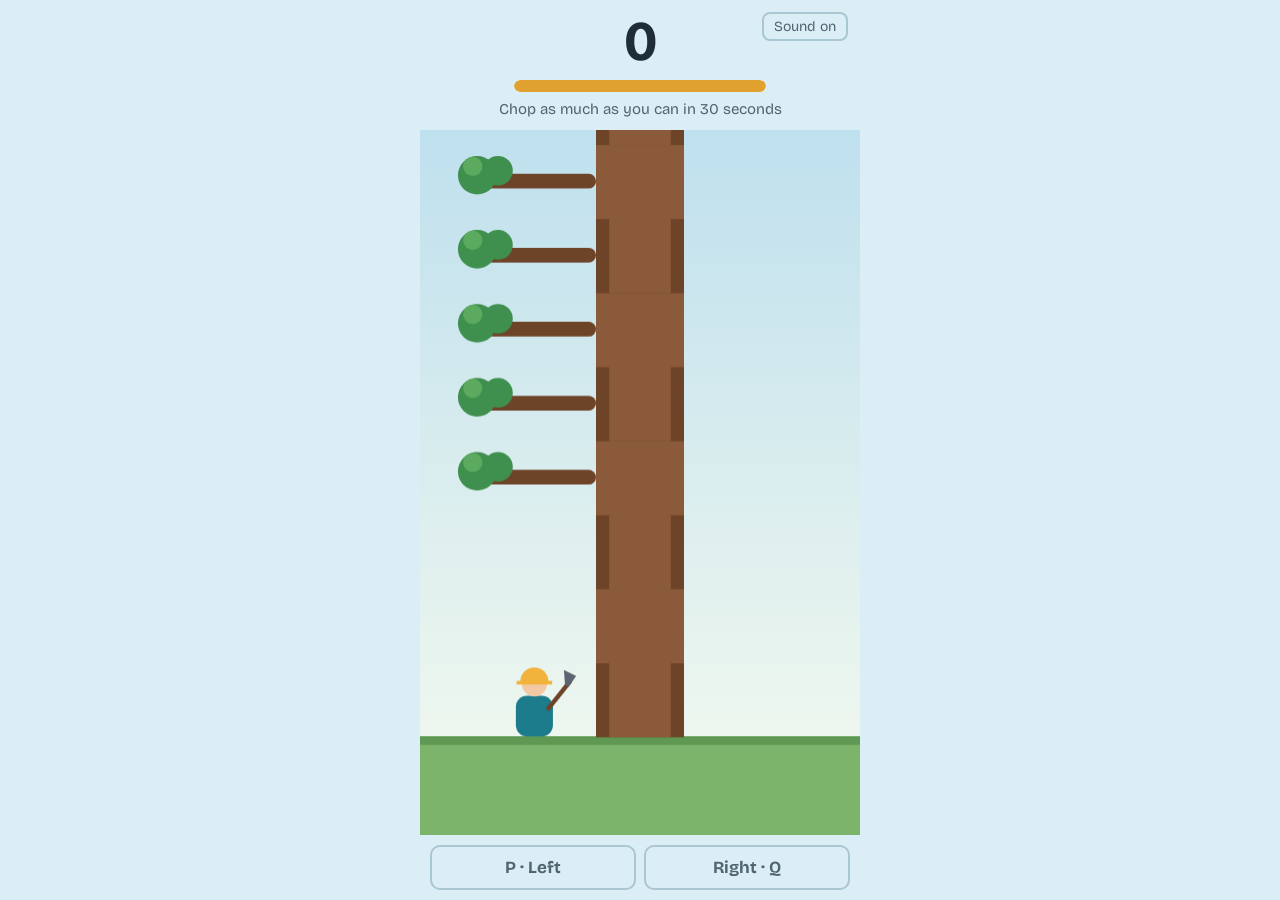
<file: Arcade 2026/Games/chop-chop/index.html>
<!DOCTYPE html>
<html lang="en">
<head>
<meta charset="utf-8">
<meta name="viewport" content="width=device-width, initial-scale=1, viewport-fit=cover">
<title>Chop Chop</title>
<link href="assets/fonts/fonts.css" rel="stylesheet">
<style>
  :root {
    --bg: #DCEEF5; --sky-top: #BFE0EE; --sky-bottom: #EEF7EF;
    --ground: #7DB46C; --ground-dark: #5E9852;
    --trunk: #8A5A3B; --trunk-dark: #6E4429; --leaf: #3F8F4E; --leaf-light: #5BAA5F;
    --player: #1C7C8C; --helmet: #F2B33D; --skin: #F1C9A5; --axe: #5B6470;
    --bar-bg: #FFFFFF; --bar: #E0A12E; --miss: #E04E39;
    --text: #1F2E36; --muted: #4F6570; --key-border: #A9C6D2; --key-on-text: #FFFFFF;
    box-sizing: border-box;
    padding-top: env(safe-area-inset-top, 0px);
    padding-bottom: env(safe-area-inset-bottom, 0px);
  }
  @media (prefers-color-scheme: dark) {
    :root:not([data-theme="light"]) {
      --bg: #141B2B; --sky-top: #121A2A; --sky-bottom: #26324A;
      --ground: #2F5A3A; --ground-dark: #234530;
      --trunk: #7A5034; --trunk-dark: #5C3A24; --leaf: #3C7A49; --leaf-light: #4F9459;
      --player: #3BB3C3; --helmet: #F2B33D; --skin: #E3B994; --axe: #A7B0BC;
      --bar-bg: #26324A; --bar: #F0B442; --miss: #FF6A55;
      --text: #E8EEF4; --muted: #9AABBE; --key-border: #34425E; --key-on-text: #141B2B;
    }
  }
  :root[data-theme="dark"] {
    --bg: #141B2B; --sky-top: #121A2A; --sky-bottom: #26324A;
    --ground: #2F5A3A; --ground-dark: #234530;
    --trunk: #7A5034; --trunk-dark: #5C3A24; --leaf: #3C7A49; --leaf-light: #4F9459;
    --player: #3BB3C3; --helmet: #F2B33D; --skin: #E3B994; --axe: #A7B0BC;
    --bar-bg: #26324A; --bar: #F0B442; --miss: #FF6A55;
    --text: #E8EEF4; --muted: #9AABBE; --key-border: #34425E; --key-on-text: #141B2B;
  }
  *, *::before, *::after { box-sizing: inherit; }
  html { height: 100%; scroll-padding-top: env(safe-area-inset-top, 0px); }
  body {
    height: 100%; margin: 0; overflow: hidden;
    background: var(--bg); color: var(--text);
    font-family: "Bricolage Grotesque", system-ui, -apple-system, "Segoe UI", Roboto, sans-serif;
    display: flex; justify-content: center;
  }
  .stage { position: relative; height: 100%; width: min(100%, 440px); display: flex; flex-direction: column; }
  header { position: relative; text-align: center; padding: 14px 16px 10px; }
  #mute {
    position: absolute; top: 12px; right: 12px;
    font: inherit; font-size: 14px; color: var(--muted);
    background: transparent; border: 2px solid var(--key-border); border-radius: 8px;
    padding: 4px 10px; cursor: pointer;
  }
  #mute:focus-visible { outline: 3px solid var(--player); outline-offset: 2px; }
  #score { font-size: 56px; font-weight: 700; line-height: 1; font-variant-numeric: tabular-nums; }
  .bar { margin: 10px auto 0; width: 62%; height: 12px; border-radius: 6px; background: var(--bar-bg); overflow: hidden; }
  #energy { height: 100%; width: 100%; background: var(--bar); border-radius: 6px; }
  #energy.low { background: var(--miss); }
  #status { margin-top: 8px; font-size: 15px; color: var(--muted); min-height: 1.3em; }
  .board { position: relative; flex: 1; min-height: 0; }
  canvas { display: block; width: 100%; height: 100%; touch-action: none; cursor: pointer; }
  footer { display: grid; grid-template-columns: 1fr 1fr; gap: 8px; padding: 10px; }
  .key {
    border: 2px solid var(--key-border); border-radius: 10px; padding: 10px 0;
    text-align: center; font-size: 17px; font-weight: 700; color: var(--muted);
    transition: background-color 60ms, color 60ms, border-color 60ms;
  }
  .key.down { background: var(--player); border-color: var(--player); color: var(--key-on-text); }
  .overlay {
    position: absolute; inset: 0; display: flex; flex-direction: column;
    align-items: center; justify-content: center; text-align: center; gap: 6px; padding: 24px;
    background: color-mix(in srgb, var(--bg) 60%, transparent);
  }
  .overlay[hidden] { display: none; }
  .overlay h2 { margin: 0; font-size: 34px; }
  .overlay p { margin: 0; font-size: 17px; color: var(--muted); }
  @media (prefers-reduced-motion: reduce) { .key { transition: none; } }
</style>
</head>
<body>
<div class="stage">
  <header>
    <button id="mute" type="button">Sound on</button>
    <div id="score">0</div>
    <div class="bar" aria-hidden="true"><div id="energy"></div></div>
    <div id="status"></div>
  </header>
  <div class="board">
    <canvas id="board" aria-label="Game board: a tree with branches and a woodcutter"></canvas>
    <div class="overlay" id="overlay" hidden>
      <h2 id="reason"></h2>
      <p id="final"></p>
      <p>Press P or Q to play again</p>
    </div>
  </div>
  <footer>
    <div class="key" id="key0">P · Left</div>
    <div class="key" id="key1">Right · Q</div>
  </footer>
</div>

<script>
(() => {
  const canvas = document.getElementById("board");
  const ctx = canvas.getContext("2d");
  const scoreEl = document.getElementById("score");
  const energyEl = document.getElementById("energy");
  const statusEl = document.getElementById("status");
  const overlay = document.getElementById("overlay");
  const reasonEl = document.getElementById("reason");
  const finalEl = document.getElementById("final");
  const keyEls = [document.getElementById("key0"), document.getElementById("key1")];
  const reduceMotion = window.matchMedia("(prefers-reduced-motion: reduce)").matches;

  // segs[0] is the trunk piece beside the woodcutter; each value is the branch side (0 left, 1 right, -1 none)
  let segs, side, score, state, energy, lockUntil, fall, flyers, swingAt, deathAt;

  // Sound effects, made in the browser (no audio files needed)
  let audio = null, muted = false;
  try { muted = localStorage.getItem("chopChopMuted") === "1"; } catch (e) {}
  const muteBtn = document.getElementById("mute");
  const showMute = () => { muteBtn.textContent = muted ? "Sound off" : "Sound on"; };
  showMute();
  muteBtn.addEventListener("click", () => {
    muted = !muted;
    try { localStorage.setItem("chopChopMuted", muted ? "1" : "0"); } catch (e) {}
    showMute();
    muteBtn.blur();
  });

  function getAudio() {
    if (muted) return null;
    if (!audio) {
      const Ctx = window.AudioContext || window.webkitAudioContext;
      if (!Ctx) return null;
      audio = new Ctx();
    }
    if (audio.state === "suspended") audio.resume();
    return audio;
  }

  function chopSound() {
    const a = getAudio();
    if (!a) return;
    const t = a.currentTime;
    // Crack of the axe: a short burst of filtered noise
    const len = Math.floor(a.sampleRate * 0.06);
    const buf = a.createBuffer(1, len, a.sampleRate);
    const data = buf.getChannelData(0);
    for (let i = 0; i < len; i++) data[i] = (Math.random() * 2 - 1) * Math.pow(1 - i / len, 3);
    const noise = a.createBufferSource();
    noise.buffer = buf;
    const filter = a.createBiquadFilter();
    filter.type = "bandpass";
    filter.frequency.value = 1700 + Math.random() * 500;
    filter.Q.value = 1.2;
    const ng = a.createGain();
    ng.gain.value = 0.6;
    noise.connect(filter).connect(ng).connect(a.destination);
    noise.start(t);
    // Thud of the wood: a quick falling tone
    const osc = a.createOscillator();
    osc.type = "triangle";
    osc.frequency.setValueAtTime(210 + Math.random() * 40, t);
    osc.frequency.exponentialRampToValueAtTime(90, t + 0.08);
    const og = a.createGain();
    og.gain.setValueAtTime(0.5, t);
    og.gain.exponentialRampToValueAtTime(0.001, t + 0.1);
    osc.connect(og).connect(a.destination);
    osc.start(t);
    osc.stop(t + 0.11);
  }

  function dieSound() {
    const a = getAudio();
    if (!a) return;
    const t = a.currentTime;
    const osc = a.createOscillator();
    osc.type = "square";
    osc.frequency.setValueAtTime(320, t);
    osc.frequency.exponentialRampToValueAtTime(70, t + 0.5);
    const g = a.createGain();
    g.gain.setValueAtTime(0.18, t);
    g.gain.exponentialRampToValueAtTime(0.001, t + 0.55);
    osc.connect(g).connect(a.destination);
    osc.start(t);
    osc.stop(t + 0.56);
  }

  const MAX_TIME = 30; // length of one game, in seconds

  let best = 0;
  try { best = Number(localStorage.getItem("chopChopBest30")) || 0; } catch (e) {}

  // Branch odds (tweak these two numbers to change how busy the tree is)
  const EMPTY_AFTER_GAP = 0.1;     // after an empty piece: 10% empty again, otherwise a branch (50/50 left or right)
  const SAME_AFTER_BRANCH = 0.6;   // after a branch: 60% another on the same side, otherwise one empty gap
  // A branch never switches sides without an empty piece in between.
  function nextBranch(prev) {
    if (prev === -1) {
      if (Math.random() < EMPTY_AFTER_GAP) return -1;
      return Math.random() < 0.5 ? 0 : 1;
    }
    return Math.random() < SAME_AFTER_BRANCH ? prev : -1;
  }
  function topUp() { while (segs.length < 40) segs.push(nextBranch(segs[segs.length - 1])); }

  function showStatus() {
    statusEl.textContent = state === "ready"
      ? `Chop as much as you can in ${MAX_TIME} seconds`
      : state === "playing"
        ? `${Math.ceil(energy)} s left  ·  Best ${best}`
        : `Best ${best}`;
  }

  function reset() {
    segs = [-1, -1, -1]; topUp(); // a clear start
    side = 0; score = 0; state = "ready"; energy = MAX_TIME;
    fall = 0; flyers = []; swingAt = -1e9; deathAt = -1e9;
    scoreEl.textContent = "0";
    overlay.hidden = true;
    showStatus();
  }

  function end(reason) {
    state = "over"; deathAt = performance.now();
    lockUntil = deathAt + 700;
    if (score > best) {
      best = score;
      try { localStorage.setItem("chopChopBest30", String(best)); } catch (e) {}
    }
    reasonEl.textContent = reason === "branch" ? "A branch fell on you"
      : "Time's up";
    finalEl.textContent = `Score ${score}  ·  Best ${best}`;
    overlay.hidden = false;
    showStatus();
    // Tell the IEEE arcade menu the score (does nothing when played on its own)
    if (window.parent !== window) window.parent.postMessage({ type: "arcade:over", score }, "*");
  }

  function press(s) {
    const now = performance.now();
    if (state === "over") {
      if (now >= lockUntil) reset();
      return;
    }
    if (state === "ready") state = "playing";

    side = s;
    swingAt = now;
    chopSound();
    const cut = segs.shift();
    topUp();
    flyers.push({ branch: cut, dir: s === 0 ? 1 : -1, t0: now });
    fall = 1;

    if (segs[0] === side) { dieSound(); end("branch"); return; }

    score++;
    scoreEl.textContent = String(score);
    showStatus();
  }

  function setHeld(lane, down) { keyEls[lane].classList.toggle("down", down); }

  // Keyboard: P chops left, Q chops right. The arrows are what the tap pads send.
  const KEYMAP = { p: 0, P: 0, ArrowLeft: 0, q: 1, Q: 1, ArrowRight: 1 };
  window.addEventListener("keydown", e => {
    const s = KEYMAP[e.key];
    if (s === undefined) return;
    e.preventDefault();
    setHeld(s, true);
    if (!e.repeat) press(s);
  });
  window.addEventListener("keyup", e => {
    const s = KEYMAP[e.key];
    if (s !== undefined) setHeld(s, false);
  });
  window.addEventListener("blur", () => { setHeld(0, false); setHeld(1, false); });

  // Mouse / touch, for testing without the controller
  canvas.addEventListener("pointerdown", e => {
    const rect = canvas.getBoundingClientRect();
    const s = e.clientX - rect.left < rect.width / 2 ? 0 : 1;
    setHeld(s, true);
    setTimeout(() => setHeld(s, false), 100);
    press(s);
  });

  function resize() {
    const r = canvas.getBoundingClientRect();
    const d = window.devicePixelRatio || 1;
    canvas.width = Math.max(1, Math.round(r.width * d));
    canvas.height = Math.max(1, Math.round(r.height * d));
  }
  new ResizeObserver(resize).observe(canvas);

  function roundRect(x, y, w, h, r) {
    ctx.beginPath();
    if (ctx.roundRect) ctx.roundRect(x, y, w, h, r);
    else ctx.rect(x, y, w, h);
    ctx.fill();
  }
  function circle(x, y, r) { ctx.beginPath(); ctx.arc(x, y, r, 0, Math.PI * 2); ctx.fill(); }

  function draw(now) {
    const css = getComputedStyle(document.documentElement);
    const col = name => css.getPropertyValue(name).trim();
    const W = canvas.width, H = canvas.height;
    const groundY = H * 0.86;
    const segH = Math.min(H * 0.105, W * 0.2);
    const trunkW = W * 0.2;
    const trunkL = (W - trunkW) / 2, trunkR = trunkL + trunkW;
    const branchLen = W * 0.27, branchT = segH * 0.2;

    ctx.save();
    if (state === "over" && !reduceMotion) {
      const t = (now - deathAt) / 250;
      if (t < 1) ctx.translate((Math.random() - 0.5) * W * 0.03 * (1 - t), 0);
    }

    // Sky and ground
    const sky = ctx.createLinearGradient(0, 0, 0, groundY);
    sky.addColorStop(0, col("--sky-top"));
    sky.addColorStop(1, col("--sky-bottom"));
    ctx.fillStyle = sky;
    ctx.fillRect(0, 0, W, groundY);
    ctx.fillStyle = col("--ground");
    ctx.fillRect(0, groundY, W, H - groundY);
    ctx.fillStyle = col("--ground-dark");
    ctx.fillRect(0, groundY, W, H * 0.012);

    function drawBranch(cy, s, x0) {
      const dir = s === 0 ? -1 : 1;
      const tipX = x0 + dir * branchLen;
      ctx.fillStyle = col("--trunk-dark");
      roundRect(Math.min(x0, tipX), cy - branchT / 2, branchLen, branchT, branchT / 2);
      ctx.fillStyle = col("--leaf");
      circle(tipX, cy - segH * 0.08, segH * 0.26);
      circle(tipX - dir * segH * 0.28, cy - segH * 0.14, segH * 0.2);
      ctx.fillStyle = col("--leaf-light");
      circle(tipX + dir * segH * 0.06, cy - segH * 0.2, segH * 0.13);
    }

    // Trunk pieces, sliding down after each chop
    const drop = fall * segH;
    const count = Math.ceil(groundY / segH) + 2;
    for (let i = 0; i < count; i++) {
      const bottom = groundY - i * segH - drop;
      const top = bottom - segH;
      if (bottom < 0) break;
      ctx.fillStyle = i % 2 ? col("--trunk") : col("--trunk-dark");
      ctx.fillRect(trunkL, top, trunkW, segH + 1);
      ctx.fillStyle = col("--trunk");
      ctx.fillRect(trunkL + trunkW * 0.15, top, trunkW * 0.7, segH + 1);
      const b = segs[i];
      if (b === 0) drawBranch(top + segH / 2, 0, trunkL);
      if (b === 1) drawBranch(top + segH / 2, 1, trunkR);
    }

    // Chopped pieces flying off
    flyers = flyers.filter(f => now - f.t0 < 350);
    for (const f of flyers) {
      const t = (now - f.t0) / 350;
      ctx.save();
      ctx.globalAlpha = 1 - t;
      ctx.translate(W / 2 + f.dir * W * 0.9 * t, groundY - segH / 2 - segH * 1.2 * Math.sin(t * Math.PI));
      ctx.rotate(f.dir * t * 5);
      ctx.fillStyle = col("--trunk");
      ctx.fillRect(-trunkW / 2, -segH / 2, trunkW, segH);
      ctx.restore();
    }

    // Woodcutter
    const gap = W * 0.14;
    const px = side === 0 ? trunkL - gap : trunkR + gap;
    const face = side === 0 ? 1 : -1; // faces the trunk
    const bodyW = segH * 0.5, bodyH = segH * 0.55;
    const bodyTop = groundY - bodyH;
    const dead = state === "over";
    ctx.fillStyle = dead ? col("--miss") : col("--player");
    roundRect(px - bodyW / 2, bodyTop, bodyW, bodyH, bodyW * 0.3);
    ctx.fillStyle = col("--skin");
    circle(px, bodyTop - segH * 0.16, segH * 0.17);
    ctx.fillStyle = col("--helmet");
    ctx.beginPath();
    ctx.arc(px, bodyTop - segH * 0.19, segH * 0.19, Math.PI, 0);
    ctx.fill();
    ctx.fillRect(px - segH * 0.24, bodyTop - segH * 0.2, segH * 0.48, segH * 0.05);

    // Axe: swings into the trunk on each chop
    const swinging = now - swingAt < 110;
    ctx.save();
    ctx.translate(px + face * bodyW * 0.35, bodyTop + bodyH * 0.35);
    ctx.scale(face, 1);
    ctx.rotate(swinging ? 0.15 : -0.9); // raised at rest, level with the trunk mid-swing
    ctx.fillStyle = col("--trunk-dark");
    ctx.fillRect(0, -segH * 0.03, segH * 0.5, segH * 0.06);
    ctx.fillStyle = col("--axe");
    ctx.beginPath();
    ctx.moveTo(segH * 0.42, -segH * 0.03);
    ctx.lineTo(segH * 0.56, -segH * 0.16);
    ctx.lineTo(segH * 0.6, segH * 0.02);
    ctx.lineTo(segH * 0.42, segH * 0.03);
    ctx.fill();
    ctx.restore();

    ctx.restore();
  }

  let last = performance.now();
  function frame(now) {
    const dt = Math.min(0.05, (now - last) / 1000);
    last = now;
    fall = reduceMotion ? 0 : Math.max(0, fall - dt / 0.07);
    if (state === "playing") {
      energy -= dt;
      showStatus();
      if (energy <= 0) { energy = 0; dieSound(); end("time"); }
    }
    energyEl.style.width = `${(energy / MAX_TIME * 100).toFixed(1)}%`;
    energyEl.classList.toggle("low", energy < MAX_TIME * 0.25);
    draw(now);
    requestAnimationFrame(frame);
  }

  reset();
  resize();
  requestAnimationFrame(frame);
})();
</script>
</body>
</html>
</file>
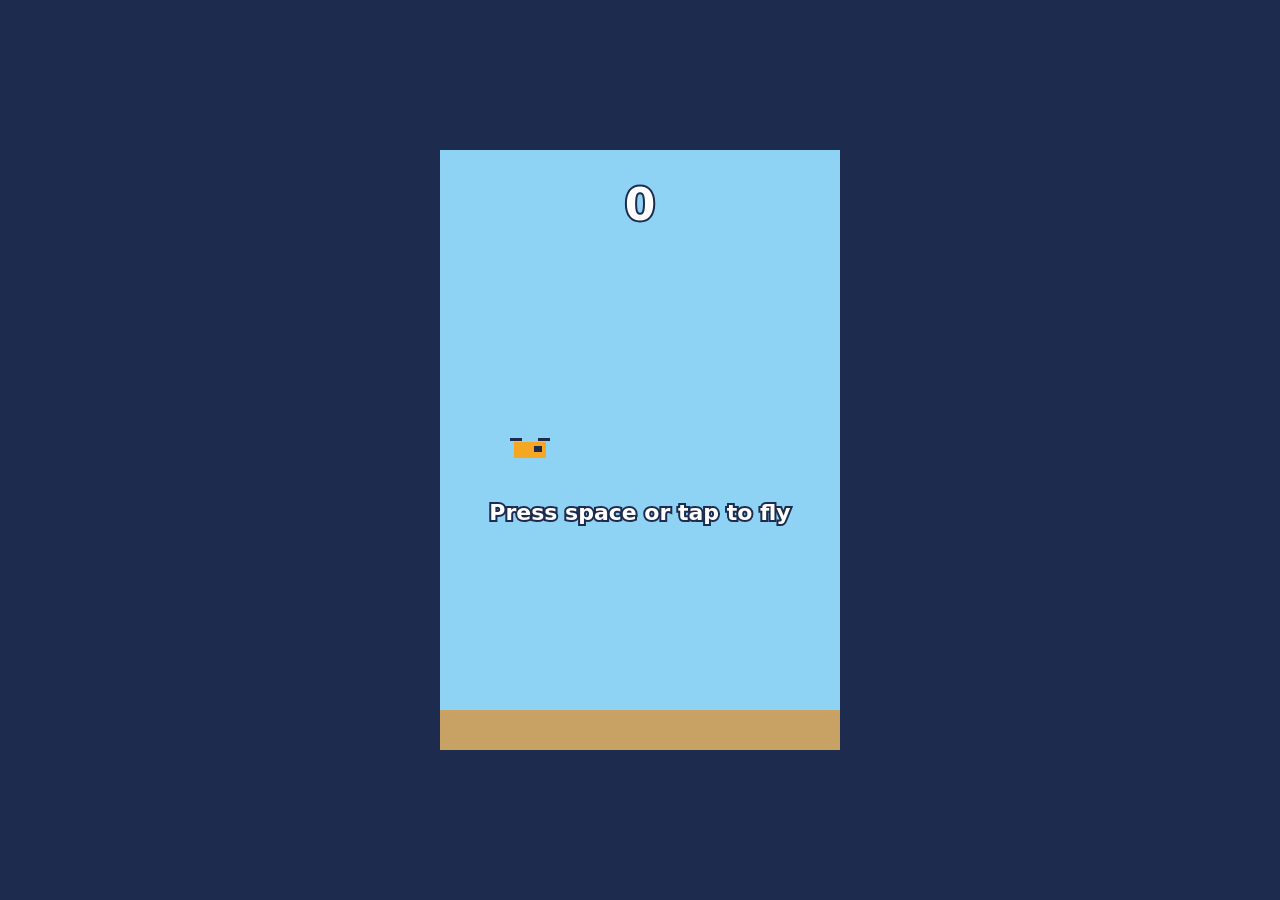
<file: Arcade 2026/Games/flappy-drone/index.html>
<!DOCTYPE html>
<html lang="en">
<head>
<meta charset="utf-8">
<meta name="viewport" content="width=device-width, initial-scale=1">
<title>Flappy Drone</title>
<style>
  html, body { margin: 0; height: 100%; background: #1d2b4f; }
  body { display: flex; align-items: center; justify-content: center; }
  canvas { background: #8fd3f4; max-width: 100%; max-height: 100%; touch-action: manipulation; }
</style>
</head>
<body>
<canvas id="c" width="400" height="600"></canvas>
<script>
const c = document.getElementById('c');
const ctx = c.getContext('2d');
const W = c.width, H = c.height;

const GRAVITY = 0.45, FLAP = -7.5, GAP = 160, PIPE_W = 60;
// Speeds up a little with every gap, up to a cap, so a run can't last forever
const START_SPEED = 2.5, SPEED_STEP = 0.08, MAX_SPEED = 4.5, PIPE_SPACING = 240;
let drone, pipes, score, best = 0, state, speed, travelled;

function reset() {
  drone = { x: 90, y: H / 2, vy: 0, r: 14 };
  pipes = [];
  score = 0;
  speed = START_SPEED;
  travelled = PIPE_SPACING - 1; // first pillar appears straight away
  state = 'ready';
}

function flap() {
  if (state === 'over') { reset(); return; }
  state = 'play';
  drone.vy = FLAP;
}

document.addEventListener('keydown', e => {
  if (e.code === 'Space') { e.preventDefault(); flap(); }
});
c.addEventListener('pointerdown', flap);

function update() {
  if (state !== 'play') return;
  drone.vy += GRAVITY;
  drone.y += drone.vy;

  // Pillars are spaced by distance, so the gaps between them stay fair as it speeds up
  travelled += speed;
  if (travelled >= PIPE_SPACING) {
    travelled -= PIPE_SPACING;
    const top = 60 + Math.random() * (H - GAP - 120);
    pipes.push({ x: W, top, passed: false });
  }
  for (const p of pipes) {
    p.x -= speed;
    if (!p.passed && p.x + PIPE_W < drone.x) {
      p.passed = true;
      score++;
      speed = Math.min(MAX_SPEED, START_SPEED + score * SPEED_STEP);
    }
    const hitX = drone.x + drone.r > p.x && drone.x - drone.r < p.x + PIPE_W;
    const hitY = drone.y - drone.r < p.top || drone.y + drone.r > p.top + GAP;
    if (hitX && hitY) gameOver();
  }
  pipes = pipes.filter(p => p.x > -PIPE_W);
  if (drone.y + drone.r > H - 40 || drone.y - drone.r < 0) gameOver();
}

function gameOver() {
  state = 'over';
  best = Math.max(best, score);
  // Tell the IEEE arcade menu the score (does nothing when played on its own)
  if (window.parent !== window) window.parent.postMessage({ type: 'arcade:over', score }, '*');
}

function draw() {
  ctx.clearRect(0, 0, W, H);

  // pillars
  ctx.fillStyle = '#2e7d4f';
  for (const p of pipes) {
    ctx.fillRect(p.x, 0, PIPE_W, p.top);
    ctx.fillRect(p.x, p.top + GAP, PIPE_W, H - p.top - GAP);
  }

  // ground
  ctx.fillStyle = '#c8a165';
  ctx.fillRect(0, H - 40, W, 40);

  // drone: body plus two rotors
  ctx.save();
  ctx.translate(drone.x, drone.y);
  ctx.rotate(Math.max(-0.5, Math.min(0.6, drone.vy * 0.06)));
  ctx.fillStyle = '#f5a623';
  ctx.fillRect(-16, -8, 32, 16);
  ctx.fillStyle = '#1d2b4f';
  ctx.fillRect(4, -4, 8, 6);
  ctx.fillRect(-20, -12, 12, 3);
  ctx.fillRect(8, -12, 12, 3);
  ctx.restore();

  // text
  ctx.fillStyle = '#fff';
  ctx.strokeStyle = '#1d2b4f';
  ctx.lineWidth = 4;
  ctx.textAlign = 'center';
  ctx.font = 'bold 44px system-ui, sans-serif';
  ctx.strokeText(score, W / 2, 70);
  ctx.fillText(score, W / 2, 70);

  ctx.font = 'bold 22px system-ui, sans-serif';
  if (state === 'ready') {
    ctx.strokeText('Press space or tap to fly', W / 2, H / 2 + 70);
    ctx.fillText('Press space or tap to fly', W / 2, H / 2 + 70);
  } else if (state === 'over') {
    ctx.strokeText('Game over. Best: ' + best, W / 2, H / 2);
    ctx.fillText('Game over. Best: ' + best, W / 2, H / 2);
    ctx.strokeText('Press space to try again', W / 2, H / 2 + 34);
    ctx.fillText('Press space to try again', W / 2, H / 2 + 34);
  }
}

// Fixed 60 steps a second, so the drone feels the same on any screen
// (otherwise it runs in slow motion on slow screens and too fast on 120/144 Hz ones)
let last = performance.now(), acc = 0;
function loop(now) {
  acc += Math.min(100, now - last); last = now;
  while (acc >= 1000 / 60) { update(); acc -= 1000 / 60; }
  draw();
  requestAnimationFrame(loop);
}
reset();
requestAnimationFrame(loop);
</script>
</body>
</html>
</file>
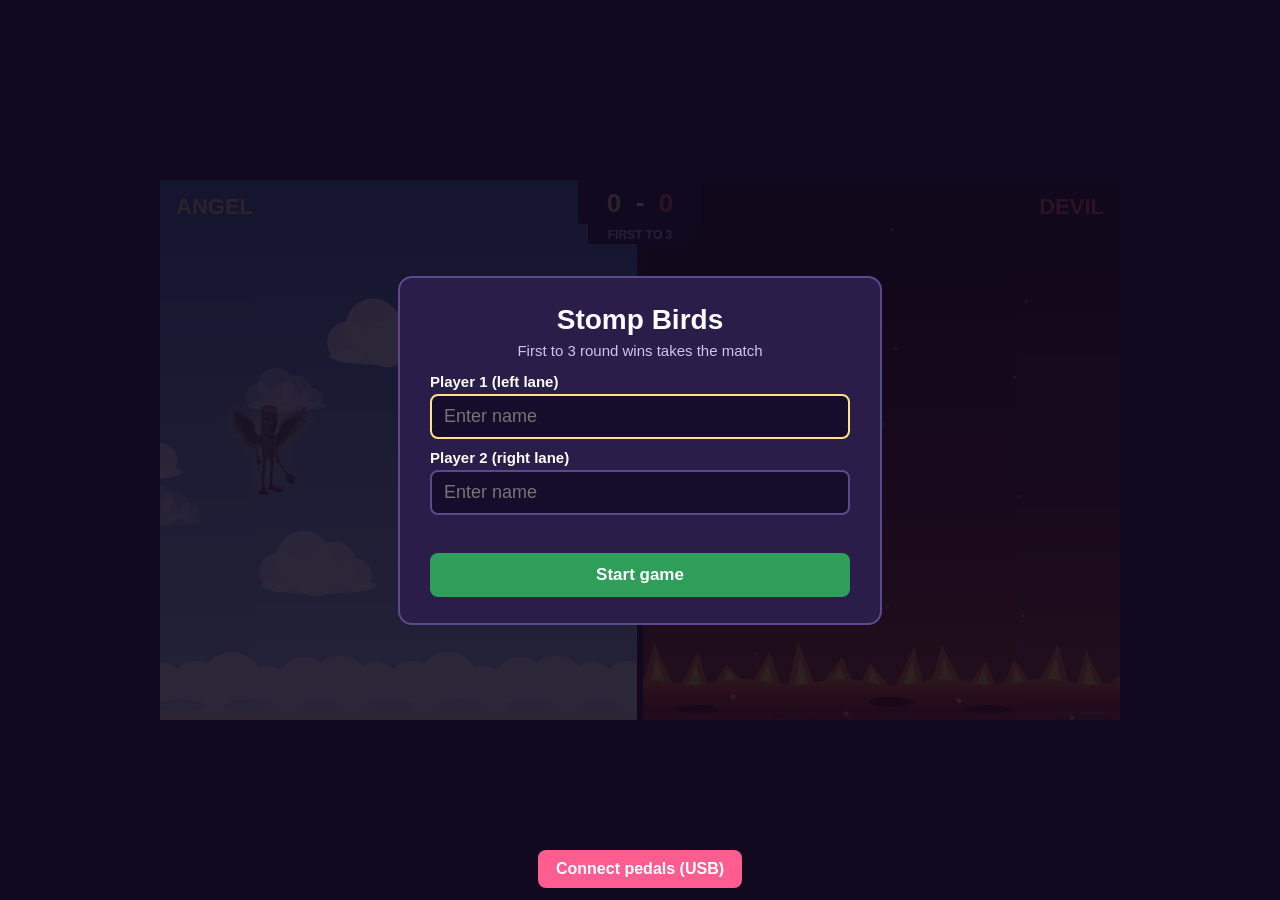
<file: Arcade 2026/Games/flappy-tungs/index.html>
<!DOCTYPE html>
<html lang="en">
<head>
<meta charset="utf-8">
<meta name="viewport" content="width=device-width,initial-scale=1">
<title>Stomp Birds</title>
<style>
  html,body{margin:0;height:100%;background:#1b1330;display:flex;align-items:center;justify-content:center;overflow:hidden}
  canvas{max-width:100%;max-height:100%;aspect-ratio:16/9;background:#000}
  #usb{position:fixed;bottom:12px;left:50%;transform:translateX(-50%);padding:10px 18px;font:bold 16px "Trebuchet MS","Segoe UI",sans-serif;background:#ff5d8f;color:#fff;border:0;border-radius:8px;cursor:pointer}
  #usb.ok{background:#2f9e5b}
  #usb{z-index:10}
  .ov{position:fixed;inset:0;display:flex;align-items:center;justify-content:center;background:rgba(15,8,30,.88);z-index:5;font-family:"Trebuchet MS","Segoe UI",sans-serif;color:#fff}
  .card{background:#2a1d4a;border:2px solid #5b4a8a;border-radius:14px;padding:26px 30px;width:min(420px,86vw);text-align:center}
  .card h1,.card h2{margin:0 0 6px;font-size:28px}
  .card p{margin:6px 0 14px;color:#cfc6ea;font-size:15px}
  .card label{display:block;text-align:left;margin:10px 0 4px;font-weight:bold;font-size:15px}
  .card input{width:100%;box-sizing:border-box;padding:10px 12px;font:18px "Trebuchet MS","Segoe UI",sans-serif;border-radius:8px;border:2px solid #5b4a8a;background:#150d2b;color:#fff}
  .card input:focus{outline:none;border-color:#ffe08a}
  .card button{display:block;width:100%;margin-top:12px;padding:12px;font:bold 17px "Trebuchet MS","Segoe UI",sans-serif;border:0;border-radius:8px;cursor:pointer;color:#fff}
  #go,#keep{background:#2f9e5b}
  #change{background:#6b5aa8}
  #lbBtn{background:#d49a1a}
  #lbBack{background:#6b5aa8}
  #lbList{text-align:left;max-height:46vh;overflow:auto;margin:10px 0 4px}
  .row{display:flex;gap:10px;padding:6px 10px;border-radius:6px;font-size:16px}
  .row span:nth-child(2){flex:1;overflow:hidden;text-overflow:ellipsis;white-space:nowrap}
  .row.me{background:#3a2b66;color:#ffe08a}
  .row.top{font-weight:bold}
  #err{color:#ff8a8a;min-height:18px;margin:8px 0 0;font-size:14px}
</style>
</head>
<body>
<button id="usb">Connect pedals (USB)</button>
<canvas id="c" width="960" height="540"></canvas>
<div id="ovNames" class="ov"><div class="card">
  <h1>Stomp Birds</h1>
  <p>First to 3 round wins takes the match</p>
  <label for="n1">Player 1 (left lane)</label>
  <input id="n1" maxlength="12" placeholder="Enter name" autocomplete="off">
  <label for="n2">Player 2 (right lane)</label>
  <input id="n2" maxlength="12" placeholder="Enter name" autocomplete="off">
  <p id="err"></p>
  <button id="go">Start game</button>
</div></div>
<div id="ovEnd" class="ov" style="display:none"><div class="card">
  <h2 id="endTitle"></h2>
  <p id="endScore"></p>
  <p>Keep the same names?</p>
  <button id="keep">Keep same names (stomp pedal 1)</button>
  <button id="change">Change names (stomp pedal 2)</button>
  <button id="lbBtn">Leaderboard</button>
</div></div>
<div id="ovLB" class="ov" style="display:none;z-index:6"><div class="card">
  <h2>Leaderboard</h2>
  <p>Best distance covered, in metres</p>
  <div id="lbList"></div>
  <button id="lbBack">Back (or stomp a pedal)</button>
</div></div>
<script>
const SPR = [new Image(), new Image()];
SPR[0].src = '[data-uri]';
SPR[1].src = '[data-uri]';
</script>
<script>
// ===== Stomp Birds: 2-player Flappy Bird for stomp pedals =====
// Player 1 pedal sends "a", Player 2 pedal sends "l".
// Keyboard fallback for testing: A / L (also Left Shift / Right Shift... not needed).
const KEY_P1 = 'a', KEY_P2 = 'l';
// Inside the IEEE arcade (?arcade=1) the name screen is skipped so pedals alone can start a match
const ARCADE = new URLSearchParams(location.search).has('arcade');
// Solo (?solo=1): one player flies the angel and the computer flies the devil
const SOLO = new URLSearchParams(location.search).has('solo');
const cpu = { failAt: 0, cool: 0 }; // the devil slips up after failAt gaps, a different number each round
let matchBest = [0, 0]; // best distance per player this match, in metres

const c = document.getElementById('c'), g = c.getContext('2d');
const W = 480, H = 540, FLOOR = H - 44;
const GAP = 180, PW = 64, SPACING = 240, LEAD = 120;
const SPEED = 2.6, GRAV = 0.34, FLAP = -6.7, BX = 110, R = 16;
const COLORS = ['#ffe08a', '#ff5a4a'];
let names = ['ANGEL', 'DEVIL'], named = false, endShown = false;
const WIN_LIMIT = 3;
const FONT = '"Trebuchet MS","Segoe UI",sans-serif';

let state, wins = [0, 0], rand, gaps, laneDist, birds, ready, cd, winner, overAt, frame, pulse = [0, 0];

function mulberry32(a) {
  return function () {
    a |= 0; a = a + 0x6D2B79F5 | 0;
    let t = Math.imul(a ^ a >>> 15, 1 | a);
    t = t + Math.imul(t ^ t >>> 7, 61 | t) ^ t;
    return ((t ^ t >>> 14) >>> 0) / 4294967296;
  };
}
function gapY(i) {
  while (gaps.length <= i) gaps.push(80 + rand() * (FLOOR - GAP - 160));
  return gaps[i];
}
function reset() {
  rand = mulberry32((Math.random() * 1e9) | 0);
  gaps = []; laneDist = [0, 0]; frame = 0; winner = null;
  birds = [0, 1].map(() => ({ y: H / 2, v: 0, alive: true, score: 0, diedAt: 0 }));
  ready = [false, false];
  state = 'ready';
  if (SOLO) {
    ready[1] = true;
    cpu.failAt = 4 + Math.floor(Math.random() * 12);
    cpu.cool = 0;
  }
}

// The computer devil: flaps whenever it drops near the bottom of the next gap
function cpuFly(b) {
  if (b.score >= cpu.failAt) return; // this round's slip-up
  if (cpu.cool > 0) { cpu.cool--; return; }
  const d = laneDist[1];
  const first = Math.max(0, Math.floor((d - LEAD - W) / SPACING));
  for (let i = first; i < first + 4; i++) {
    const px = W + LEAD + i * SPACING - d;
    if (px + PW < BX - R) continue; // already passed this pillar
    if (b.y > gapY(i) + GAP - R - 34 && b.v > -2) {
      b.v = FLAP; pulse[1] = 8; cpu.cool = 8;
    }
    return;
  }
}
reset();

const $ = id => document.getElementById(id);
const ovNames = $('ovNames'), ovEnd = $('ovEnd'), n1 = $('n1'), n2 = $('n2'), errEl = $('err');

function showNames() {
  state = 'names';
  n1.value = named ? names[0] : ''; n2.value = named ? names[1] : '';
  errEl.textContent = '';
  ovEnd.style.display = 'none'; ovNames.style.display = 'flex';
  n1.focus();
}
function startGame() {
  const a = n1.value.trim(), b = n2.value.trim();
  if (!a || !b) {
    errEl.textContent = 'Enter a name for both players';
    (!a ? n1 : n2).focus();
    return;
  }
  names = [a, b]; named = true;
  ovNames.style.display = 'none';
  if (document.activeElement) document.activeElement.blur();
  wins = [0, 0]; matchBest = [0, 0]; reset();
}
function showEnd() {
  $('endTitle').textContent = names[winner] + ' wins the match!';
  $('endScore').textContent = names[0] + ' ' + wins[0] + '  -  ' + wins[1] + ' ' + names[1];
  ovEnd.style.display = 'flex'; endShown = true;
}
function keepNames() {
  if (!endShown) return;
  endShown = false; ovEnd.style.display = 'none';
  if (document.activeElement) document.activeElement.blur();
  wins = [0, 0]; matchBest = [0, 0]; reset();
}
function changeNames() {
  if (!endShown) return;
  endShown = false; showNames();
}
$('go').addEventListener('click', startGame);
$('keep').addEventListener('click', keepNames);
$('change').addEventListener('click', changeNames);
n1.addEventListener('keydown', e => { if (e.key === 'Enter') n2.focus(); });
n2.addEventListener('keydown', e => { if (e.key === 'Enter') startGame(); });

const LB_KEY = 'stompBirdsLB';
let lbMem = [], lbOpen = false;
const toMeters = d => Math.round(d / 20);
function loadLB() {
  try { const a = JSON.parse(localStorage.getItem(LB_KEY) || 'null'); if (Array.isArray(a)) return a; } catch (e) {}
  return lbMem;
}
function saveLB(a) {
  lbMem = a;
  try { localStorage.setItem(LB_KEY, JSON.stringify(a)); } catch (e) {}
}
function recordDist(name, m) {
  let a = loadLB();
  const e = a.find(x => x.name.toLowerCase() === name.toLowerCase());
  if (e) { if (m > e.m) e.m = m; } else a.push({ name, m });
  a.sort((x, y) => y.m - x.m);
  saveLB(a.slice(0, 20));
}
const esc = t => String(t).replace(/[&<>"']/g, c => ({ '&': '&amp;', '<': '&lt;', '>': '&gt;', '"': '&quot;', "'": '&#39;' }[c]));
function openLB() {
  const a = loadLB().slice(0, 10);
  $('lbList').innerHTML = a.length ? a.map((x, i) =>
    '<div class="row' + (i === 0 ? ' top' : '') + (names.includes(x.name) ? ' me' : '') + '"><span>' + (i + 1) + '.</span><span>' + esc(x.name) + '</span><span>' + x.m + ' m</span></div>'
  ).join('') : '<p>No runs yet.</p>';
  $('ovLB').style.display = 'flex'; lbOpen = true;
}
function closeLB() { $('ovLB').style.display = 'none'; lbOpen = false; }
$('lbBtn').addEventListener('click', openLB);
$('lbBack').addEventListener('click', closeLB);

// Tell the IEEE arcade someone is playing. USB pedals don't make key presses the arcade
// can see, so without this it decided nobody was playing and closed the game after 60 s.
let lastPing = 0;
function pingArcade() {
  const now = performance.now();
  if (window.parent === window || now - lastPing < 1000) return;
  lastPing = now;
  window.parent.postMessage({ type: 'arcade:input' }, '*');
}

function press(p) {
  if (state === 'names') return;
  if (SOLO && p === 1) return; // the computer flies the devil
  pingArcade();
  pulse[p] = 8;
  if (state === 'ready') {
    ready[p] = true;
    if (ready[0] && ready[1]) { state = 'count'; cd = 180; }
  } else if (state === 'play') {
    if (birds[p].alive) birds[p].v = FLAP;
  } else if (state === 'over') {
    if (performance.now() - overAt > 1200) reset();
  } else if (state === 'matchover') {
    if (lbOpen) closeLB(); else if (endShown) { if (p === 0) keepNames(); else changeNames(); }
  }
}
addEventListener('keydown', e => {
  if (e.repeat) return;
  if (e.target && /^(INPUT|TEXTAREA)$/.test(e.target.tagName)) return;
  const k = e.key.toLowerCase();
  if (k === KEY_P1) press(0);
  else if (k === KEY_P2) press(1);
});

function endRound(w) {
  winner = w;
  overAt = performance.now();
  recordDist(names[0], toMeters(laneDist[0]));
  recordDist(names[1], toMeters(laneDist[1]));
  matchBest =matchBest.map((m, p) => Math.max(m, toMeters(laneDist[p])));
  if (w >= 0) wins[w]++;
  if (w >= 0 && wins[w] >= WIN_LIMIT) {
    state = 'matchover'; endShown = false;
    setTimeout(showEnd, 1500);
    // Tell the IEEE arcade menu who won and how far they flew (does nothing when played on its own).
    // Solo scores the player's best distance whether or not they beat the devil.
    const result = SOLO
      ? { score: matchBest[0], title: w === 0 ? 'YOU BEAT THE DEVIL!' : 'THE DEVIL WINS' }
      : { score: matchBest[w], winner: w, winnerName: names[w] };
    if (window.parent !== window) window.parent.postMessage(Object.assign({ type: 'arcade:over' }, result), '*');
  } else {
    state = 'over';
    // In the arcade the next round starts by itself, so a match always runs to the end
    // (a stomp still skips the wait)
    if (ARCADE) setTimeout(() => { if (state === 'over') reset(); }, 2500);
  }
}

function update() {
  frame++;
  pulse = pulse.map(v => Math.max(0, v - 1));
  if (state === 'names') return;
  if (state === 'ready' || state === 'count') {
    birds.forEach((b, i) => b.y = H / 2 + Math.sin(frame / 14 + i) * 8);
    if (state === 'count' && --cd <= 0) {
      state = 'play';
      birds.forEach(b => { b.y = H / 2; b.v = FLAP; });
    }
    return;
  }
  birds.forEach((b, p) => {
    if (!b.alive) {
      if (b.y < FLOOR - R) { b.v += GRAV; b.y = Math.min(FLOOR - R, b.y + b.v); }
      return;
    }
    if (state !== 'play') return;
    if (SOLO && p === 1) cpuFly(b);
    laneDist[p] += SPEED;
    const d = laneDist[p];
    b.v += GRAV; b.y += b.v;
    let dead = b.y < R || b.y > FLOOR - R;
    const first = Math.max(0, Math.floor((d - LEAD - W) / SPACING));
    for (let i = first; i < first + 4; i++) {
      const px = W + LEAD + i * SPACING - d, gy = gapY(i);
      if (BX + R > px && BX - R < px + PW && (b.y - R < gy || b.y + R > gy + GAP)) dead = true;
    }
    b.score = Math.max(0, Math.floor((d - W - LEAD + BX - R - PW) / SPACING) + 1);
    if (dead) { b.alive = false; b.diedAt = frame; if (b.y > FLOOR - R) b.y = FLOOR - R; }
  });
  if (state === 'play') {
    const [a, b] = birds;
    if (!a.alive && !b.alive) {
      if (a.score !== b.score) endRound(a.score > b.score ? 0 : 1);
      else if (a.diedAt !== b.diedAt) endRound(a.diedAt > b.diedAt ? 0 : 1);
      else endRound(-1);
    }
  }
}

function drawLane(p) {
  const b = birds[p];
  const dist = laneDist[p];
  g.save();
  g.translate(p * W, 0);
  g.beginPath(); g.rect(0, 0, W, H); g.clip();
  // sky
  const sky = g.createLinearGradient(0, 0, 0, H);
  if (p) { sky.addColorStop(0, '#1a0505'); sky.addColorStop(0.6, '#5c1410'); sky.addColorStop(1, '#b8431a'); }
  else { sky.addColorStop(0, '#3b6fb0'); sky.addColorStop(1, '#bfe0f5'); }
  g.fillStyle = sky; g.fillRect(0, 0, W, H);
  const wrap = (v, m) => ((v % m) + m) % m;
  if (p) {
    g.fillStyle = 'rgba(255,150,70,.6)';
    for (let k = 0; k < 16; k++) {
      const sx = wrap(k * 131 - dist * 0.3, W + 40) - 20;
      const sy = FLOOR - wrap(k * 89 + frame * (0.4 + (k % 3) * 0.25), FLOOR);
      g.fillRect(sx, sy, 3, 3);
    }
  } else {
    const puff = (cx, cy, sc, a) => {
      g.fillStyle = 'rgba(255,255,255,' + a + ')';
      [[-28, 2, 18], [-6, -12, 24], [22, -6, 20], [42, 4, 14], [6, 4, 20]].forEach(([dx, dy, r]) => {
        g.beginPath(); g.arc(cx + dx * sc, cy + dy * sc, r * sc, 0, 7); g.fill();
      });
      g.beginPath(); g.ellipse(cx + 8 * sc, cy + 14 * sc, 52 * sc, 8 * sc, 0, 0, 7); g.fill();
    };
    [[0, 110, 0.7, 0.45, 0.12], [230, 215, 0.75, 0.45, 0.14], [110, 330, 0.7, 0.4, 0.12],
     [330, 160, 1.15, 0.85, 0.32], [60, 275, 1.2, 0.85, 0.36], [260, 390, 1.1, 0.8, 0.3]].forEach(([x0, y, sc, a, sp]) => {
      puff(wrap(x0 - dist * sp, W + 220) - 110, y, sc, a);
    });
  }
  // spikes
  const first = Math.max(0, Math.floor((dist - LEAD - W - PW) / SPACING));
  const body = p ? '#c62828' : '#f6f8fc', shade = p ? '#7d1212' : '#c3cade', edge = p ? '#2a0404' : '#46506e';
  const SH = 46, N = 4, SW = PW / N;
  const column = (px, yEdge, dir) => {
    const yb = yEdge - dir * SH, y0 = dir > 0 ? -2 : FLOOR + 2;
    const top = Math.min(y0, yb), len = Math.abs(yb - y0);
    g.lineWidth = 2; g.strokeStyle = edge;
    g.fillStyle = body; g.fillRect(px, top, PW, len);
    g.fillStyle = shade; g.fillRect(px + PW * 0.62, top, PW * 0.38, len);
    g.strokeRect(px, top, PW, len);
    for (let k = 0; k < N; k++) {
      const xl = px + k * SW, xc = xl + SW / 2, xr = xl + SW, tip = yb + dir * (SH - 4);
      g.fillStyle = body; g.beginPath(); g.moveTo(xl, yb); g.lineTo(xr, yb); g.lineTo(xc, tip); g.closePath(); g.fill();
      g.fillStyle = shade; g.beginPath(); g.moveTo(xc, yb); g.lineTo(xr, yb); g.lineTo(xc, tip); g.closePath(); g.fill();
      g.beginPath(); g.moveTo(xl, yb); g.lineTo(xr, yb); g.lineTo(xc, tip); g.closePath(); g.stroke();
    }
  };
  for (let i = first; i < first + 4; i++) {
    const px = W + LEAD + i * SPACING - dist, gy = gapY(i);
    column(px, gy, 1);
    column(px, gy + GAP, -1);
  }
  // ground
  if (!p) {
    const base = Math.floor(dist / 36), off = dist % 36;
    g.fillStyle = '#b9d3ec';
    for (let k = -1; k < 15; k++) {
      const idx = base + k, cx = k * 36 - off, r = 22 + ((idx * 7) % 3) * 5, cy = FLOOR + 8 + ((idx * 5) % 2) * 4;
      g.beginPath(); g.arc(cx, cy + 4, r, 0, 7); g.fill();
    }
    g.fillRect(0, FLOOR + 16, W, H - FLOOR);
    g.fillStyle = '#ffffff';
    for (let k = -1; k < 15; k++) {
      const idx = base + k, cx = k * 36 - off, r = 22 + ((idx * 7) % 3) * 5, cy = FLOOR + 8 + ((idx * 5) % 2) * 4;
      g.beginPath(); g.arc(cx, cy, r, 0, 7); g.fill();
    }
    g.fillRect(0, FLOOR + 14, W, H - FLOOR);
    g.fillStyle = '#e3eefa';
    for (let k = -1; k < 8; k++) {
      const idx = Math.floor(dist / 70) + k, cx = k * 70 - (dist % 70) + 20;
      g.beginPath(); g.ellipse(cx, FLOOR + 30 + ((idx * 3) % 3) * 6, 26, 7, 0, 0, 7); g.fill();
    }
  } else {
    const lg = g.createLinearGradient(0, FLOOR, 0, H);
    lg.addColorStop(0, '#ff9a1f'); lg.addColorStop(0.35, '#e8420f'); lg.addColorStop(1, '#6e0a06');
    const wave = x => FLOOR + 6 + Math.sin((x + dist * 0.8) / 16 + frame / 18) * 3;
    for (let k = 0; k < 14; k++) {
      const idx = Math.floor((dist * 0.8) / 36) + k, bx = k * 36 - ((dist * 0.8) % 36) + 18;
      const h = 12 + (Math.sin(frame / 6 + idx * 1.7) + 1) * 11;
      g.fillStyle = '#ff7a18';
      g.beginPath(); g.moveTo(bx - 14, wave(bx) + 2); g.lineTo(bx + ((idx % 2) ? 4 : -4), FLOOR - h); g.lineTo(bx + 14, wave(bx) + 2); g.closePath(); g.fill();
      g.fillStyle = '#ffd23f';
      g.beginPath(); g.moveTo(bx - 7, wave(bx) + 2); g.lineTo(bx + ((idx % 2) ? 2 : -2), FLOOR - h * 0.55); g.lineTo(bx + 7, wave(bx) + 2); g.closePath(); g.fill();
    }
    g.fillStyle = lg;
    g.beginPath(); g.moveTo(0, H);
    for (let x = 0; x <= W; x += 8) g.lineTo(x, wave(x));
    g.lineTo(W, H); g.closePath(); g.fill();
    g.fillStyle = '#5a0c06';
    for (let k = 0; k < 6; k++) {
      const cx = wrap(k * 97 - dist * 0.8, W + 80) - 40;
      g.beginPath(); g.ellipse(cx, FLOOR + 26 + (k % 3) * 8, 22, 5, 0, 0, 7); g.fill();
    }
    g.fillStyle = 'rgba(255,230,120,.8)';
    for (let k = 0; k < 5; k++) {
      const bx = wrap(k * 113 - dist * 0.8, W + 40) - 20, by = FLOOR + 14 + wrap(frame * 0.6 + k * 17, 30);
      g.beginPath(); g.arc(bx, by, 2.5, 0, 7); g.fill();
    }
  }
  // character
  g.save();
  g.translate(BX, b.y);
  g.rotate(Math.max(-0.25, Math.min(0.5, b.v / 20)));
  g.globalAlpha = b.alive ? 1 : 0.5;
  const im = SPR[p];
  if (im.complete && im.naturalWidth) {
    const hh = 92, ww = hh * im.naturalWidth / im.naturalHeight;
    g.shadowColor = p ? 'rgba(255,70,30,.8)' : 'rgba(255,240,170,.9)';
    g.shadowBlur = b.alive ? 16 : 0;
    g.drawImage(im, -ww / 2, -hh / 2, ww, hh);
    g.shadowBlur = 0;
  } else {
    g.fillStyle = COLORS[p]; g.beginPath(); g.arc(0, 0, R, 0, 7); g.fill();
  }
  g.restore();
  // score
  g.textAlign = 'center';
  g.font = `bold 56px ${FONT}`;
  g.lineWidth = 6; g.strokeStyle = 'rgba(0,0,0,.45)'; g.fillStyle = '#fff';
  if ((state === 'play' || state === 'over' || state === 'matchover') && (!birds[0].alive || !birds[1].alive)) {
    const dm = Math.round(dist / 20) + ' m';
    g.font = `bold 26px ${FONT}`;
    g.strokeText(dm, W / 2, 110); g.fillText(dm, W / 2, 110);
  }
  // stomp indicator
  g.fillStyle = COLORS[p];
  g.globalAlpha = 0.35 + pulse[p] / 8 * 0.65;
  g.fillRect(0, H - 8 - pulse[p], W, 8 + pulse[p]);
  g.globalAlpha = 1;
  // lane label
  g.font = `bold 22px ${FONT}`; g.textAlign = p ? 'right' : 'left';
  g.fillStyle = COLORS[p]; g.fillText(names[p], p ? W - 16 : 16, 34);
  if (state === 'ready') {
    g.textAlign = 'center';
    g.font = `bold 34px ${FONT}`; g.fillStyle = '#fff';
    g.strokeText(ready[p] ? 'READY!' : 'STOMP TO READY', W / 2, 220);
    g.fillText(ready[p] ? 'READY!' : 'STOMP TO READY', W / 2, 220);
  }
  if (!b.alive && (state === 'play' || state === 'over' || state === 'matchover')) {
    g.textAlign = 'center'; g.font = `bold 30px ${FONT}`; g.fillStyle = '#fff';
    g.strokeText('OUT', W / 2, 300); g.fillText('OUT', W / 2, 300);
  }
  g.restore();
}

function draw() {
  drawLane(0); drawLane(1);
  // divider
  g.fillStyle = '#1b1330'; g.fillRect(W - 3, 0, 6, H);
  // wins tally
  g.textAlign = 'center';
  g.fillStyle = '#1b1330'; g.fillRect(W - 62, 0, 124, 44);
  g.font = `bold 26px ${FONT}`;
  g.fillStyle = COLORS[0]; g.fillText(wins[0], W - 26, 32);
  g.fillStyle = '#fff'; g.fillText('-', W, 31);
  g.fillStyle = COLORS[1]; g.fillText(wins[1], W + 26, 32);
  g.fillStyle = '#1b1330'; g.fillRect(W - 52, 44, 104, 20);
  g.font = `bold 12px ${FONT}`; g.fillStyle = '#cfc6ea'; g.fillText('FIRST TO ' + WIN_LIMIT, W, 59);
  if (state === 'count') {
    const n = Math.ceil(cd / 60);
    g.font = `bold 140px ${FONT}`;
    g.lineWidth = 10; g.strokeStyle = 'rgba(0,0,0,.5)'; g.fillStyle = '#fff';
    g.strokeText(n, W, 300); g.fillText(n, W, 300);
  }
  if (state === 'over' || state === 'matchover') {
    g.fillStyle = 'rgba(15,8,30,.78)';
    g.fillRect(W - 230, 170, 460, 170);
    g.textAlign = 'center';
    const fit = (t, maxW, size) => { let z = size; do { g.font = `bold ${z}px ${FONT}`; z -= 2; } while (g.measureText(t).width > maxW && z > 14); };
    const head = winner < 0 ? 'DRAW' : (names[winner] + (state === 'matchover' ? ' WINS THE MATCH' : ' WINS THE ROUND')).toUpperCase();
    fit(head, 420, 40);
    g.fillStyle = winner < 0 ? '#fff' : COLORS[winner];
    g.fillText(head, W, 235);
    g.font = `22px ${FONT}`; g.fillStyle = '#fff';
    g.fillText(`${birds[0].score}  vs  ${birds[1].score}`, W, 275);
    if (state === 'over') g.fillText(performance.now() - overAt > 1200 ? 'Stomp for next round' : '...', W, 315);
  }
}

// fixed 60 Hz update so speed is the same on any monitor
let last = performance.now(), acc = 0;
function loop(t) {
  acc += Math.min(100, t - last); last = t;
  while (acc >= 1000 / 60) { update(); acc -= 1000 / 60; }
  draw();
  requestAnimationFrame(loop);
}
requestAnimationFrame(loop);

if (ARCADE) {
  names = SOLO ? ['YOU', 'DEVIL (CPU)'] : ['ANGEL', 'DEVIL']; named = true;
  ovNames.style.display = 'none';
} else showNames();

// ===== USB pedals via Web Serial (Chrome / Edge) =====
const usbBtn = document.getElementById('usb');
if (!('serial' in navigator)) {
  usbBtn.textContent = 'USB needs Chrome or Edge (A / L keys still work)';
  usbBtn.disabled = true;
} else {
  // Pedals that were connected before reconnect by themselves, with no clicking
  navigator.serial.getPorts().then(ports => { if (ports.length) connectPedals(ports[0]); }).catch(() => {});
}
usbBtn.addEventListener('click', async () => {
  try {
    connectPedals(await navigator.serial.requestPort());
  } catch (err) {}
});
async function connectPedals(port) {
  try {
    await port.open({ baudRate: 115200 });
    // Reset lines off, some ESP32 boards stay held in reset otherwise
    try { await port.setSignals({ dataTerminalReady: false, requestToSend: false }); } catch (e) {}
    usbBtn.textContent = 'Pedals connected';
    usbBtn.classList.add('ok');
    usbBtn.blur();
    const dec = new TextDecoderStream();
    port.readable.pipeTo(dec.writable);
    const reader = dec.readable.getReader();
    let buf = '';
    while (true) {
      const { value, done } = await reader.read();
      if (done) break;
      buf += value;
      let i;
      while ((i = buf.indexOf('\n')) >= 0) {
        const line = buf.slice(0, i).trim();
        buf = buf.slice(i + 1);
        if (/P1 stomp|Piezo 1 Knock/.test(line)) press(0);
        else if (/P2 stomp|Piezo 2 Knock/.test(line)) press(1);
      }
    }
  } catch (err) {
    usbBtn.textContent = 'Connect failed - close Serial Monitor and retry';
    usbBtn.classList.remove('ok');
  }
}
</script>
</body>
</html>
</file>
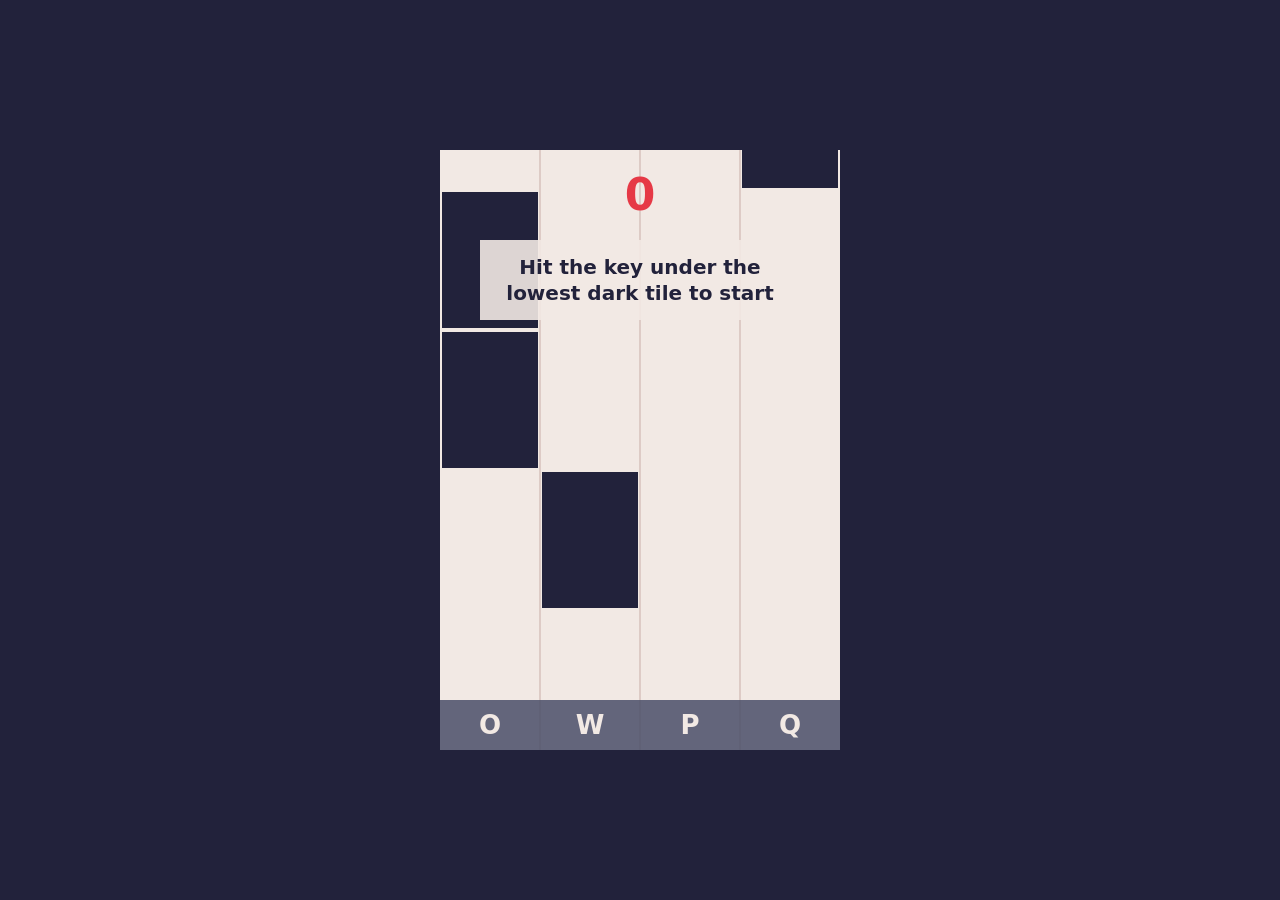
<file: Arcade 2026/Games/four-key-tiles/index.html>
<!DOCTYPE html>
<html lang="en">
<head>
<meta charset="utf-8">
<meta name="viewport" content="width=device-width, initial-scale=1">
<title>Four Key Tiles</title>
<style>
  html, body { margin: 0; height: 100%; background: #22223b; }
  body { display: flex; align-items: center; justify-content: center; }
  canvas { background: #f2e9e4; max-width: 100%; max-height: 100%; touch-action: manipulation; }
</style>
</head>
<body>
<canvas id="c" width="400" height="600"></canvas>
<script>
const c = document.getElementById('c');
const ctx = c.getContext('2d');
const W = c.width, H = c.height;
// O W P Q for the lanes, left to right (F G H J also work as a backup)
const KEYS = [['KeyO', 'KeyF'], ['KeyW', 'KeyG'], ['KeyP', 'KeyH'], ['KeyQ', 'KeyJ']];
const LABELS = ['O', 'W', 'P', 'Q'];
const NOTES = [261.6, 329.6, 392.0, 523.3]; // C, E, G, high C
const LANE = W / 4, TH = 140;

let tiles, score, best = 0, speed, state, flash;
let audio = null;

function beep(lane) {
  if (!audio) audio = new (window.AudioContext || window.webkitAudioContext)();
  const o = audio.createOscillator(), g = audio.createGain();
  o.type = 'triangle';
  o.frequency.value = NOTES[lane];
  g.gain.setValueAtTime(0.3, audio.currentTime);
  g.gain.exponentialRampToValueAtTime(0.001, audio.currentTime + 0.3);
  o.connect(g).connect(audio.destination);
  o.start();
  o.stop(audio.currentTime + 0.3);
}

function randLane() { return Math.floor(Math.random() * 4); }

function reset() {
  tiles = [];
  for (let i = 0; i < 6; i++) tiles.push({ lane: randLane(), y: H - TH * (i + 2), hit: false });
  score = 0;
  speed = 3;
  state = 'ready';
  flash = null;
}

function target() { return tiles.find(t => !t.hit); }

// Always keep an unhit tile queued above the last one. Without this, a fast player who
// cleared every tile before the next spawned left no target and the game froze.
function ensureNext() {
  if (target()) return;
  const top = tiles[tiles.length - 1];
  tiles.push({ lane: randLane(), y: top.y - TH, hit: false });
}

function press(lane) {
  if (state === 'over') { reset(); return; }
  const t = target();
  if (lane === t.lane) {
    t.hit = true;
    ensureNext();
    score++;
    speed = Math.min(12, speed + 0.05);
    beep(lane);
    state = 'play';
  } else if (state === 'play') {
    flash = lane;
    gameOver();
  }
}

function gameOver() {
  state = 'over';
  best = Math.max(best, score);
  // Tell the IEEE arcade menu the score (does nothing when played on its own)
  if (window.parent !== window) window.parent.postMessage({ type: 'arcade:over', score }, '*');
}

document.addEventListener('keydown', e => {
  if (e.repeat) return;
  const lane = KEYS.findIndex(k => k.includes(e.code));
  if (lane >= 0) press(lane);
  else if (e.code === 'Space' && state === 'over') { e.preventDefault(); reset(); }
});
c.addEventListener('pointerdown', e => {
  const r = c.getBoundingClientRect();
  press(Math.floor((e.clientX - r.left) / r.width * 4));
});

function update() {
  if (state !== 'play') return;
  for (const t of tiles) t.y += speed;
  const top = tiles[tiles.length - 1];
  if (top.y > -TH) tiles.push({ lane: randLane(), y: top.y - TH, hit: false });
  ensureNext();
  const t = target();
  if (t.y > H) { flash = t.lane; gameOver(); }
  tiles = tiles.filter(t => t.y < H + TH);
}

function draw() {
  ctx.clearRect(0, 0, W, H);

  // lane lines
  ctx.strokeStyle = '#c9ada7';
  ctx.lineWidth = 1;
  for (let i = 1; i < 4; i++) {
    ctx.beginPath(); ctx.moveTo(i * LANE, 0); ctx.lineTo(i * LANE, H); ctx.stroke();
  }

  // wrong-key flash
  if (flash !== null) {
    ctx.fillStyle = '#e63946';
    ctx.fillRect(flash * LANE, 0, LANE, H);
  }

  // tiles
  for (const t of tiles) {
    ctx.fillStyle = t.hit ? '#c9ada7' : '#22223b';
    ctx.fillRect(t.lane * LANE + 2, t.y + 2, LANE - 4, TH - 4);
  }

  // key labels along the bottom
  ctx.fillStyle = 'rgba(74, 78, 105, 0.85)';
  ctx.fillRect(0, H - 50, W, 50);
  ctx.fillStyle = '#f2e9e4';
  ctx.textAlign = 'center';
  ctx.font = 'bold 26px system-ui, sans-serif';
  LABELS.forEach((l, i) => ctx.fillText(l, i * LANE + LANE / 2, H - 16));

  // score and messages
  ctx.fillStyle = '#e63946';
  ctx.font = 'bold 44px system-ui, sans-serif';
  ctx.fillText(score, W / 2, 60);

  ctx.font = 'bold 20px system-ui, sans-serif';
  ctx.fillStyle = '#22223b';
  if (state === 'ready') {
    ctx.fillStyle = 'rgba(242, 233, 228, 0.9)';
    ctx.fillRect(40, 90, W - 80, 80);
    ctx.fillStyle = '#22223b';
    ctx.fillText('Hit the key under the', W / 2, 124);
    ctx.fillText('lowest dark tile to start', W / 2, 150);
  } else if (state === 'over') {
    ctx.fillStyle = 'rgba(242, 233, 228, 0.9)';
    ctx.fillRect(40, H / 2 - 60, W - 80, 110);
    ctx.fillStyle = '#22223b';
    ctx.fillText('Game over. Best: ' + best, W / 2, H / 2 - 20);
    ctx.fillText('Press space to try again', W / 2, H / 2 + 16);
  }
}

// Fixed 60 steps a second, so tiles fall at the same speed on any screen
// (otherwise they run in slow motion on slow screens and too fast on 120/144 Hz ones)
let last = performance.now(), acc = 0;
function loop(now) {
  acc += Math.min(100, now - last); last = now;
  while (acc >= 1000 / 60) { update(); acc -= 1000 / 60; }
  draw();
  requestAnimationFrame(loop);
}
reset();
requestAnimationFrame(loop);
</script>
</body>
</html>
</file>
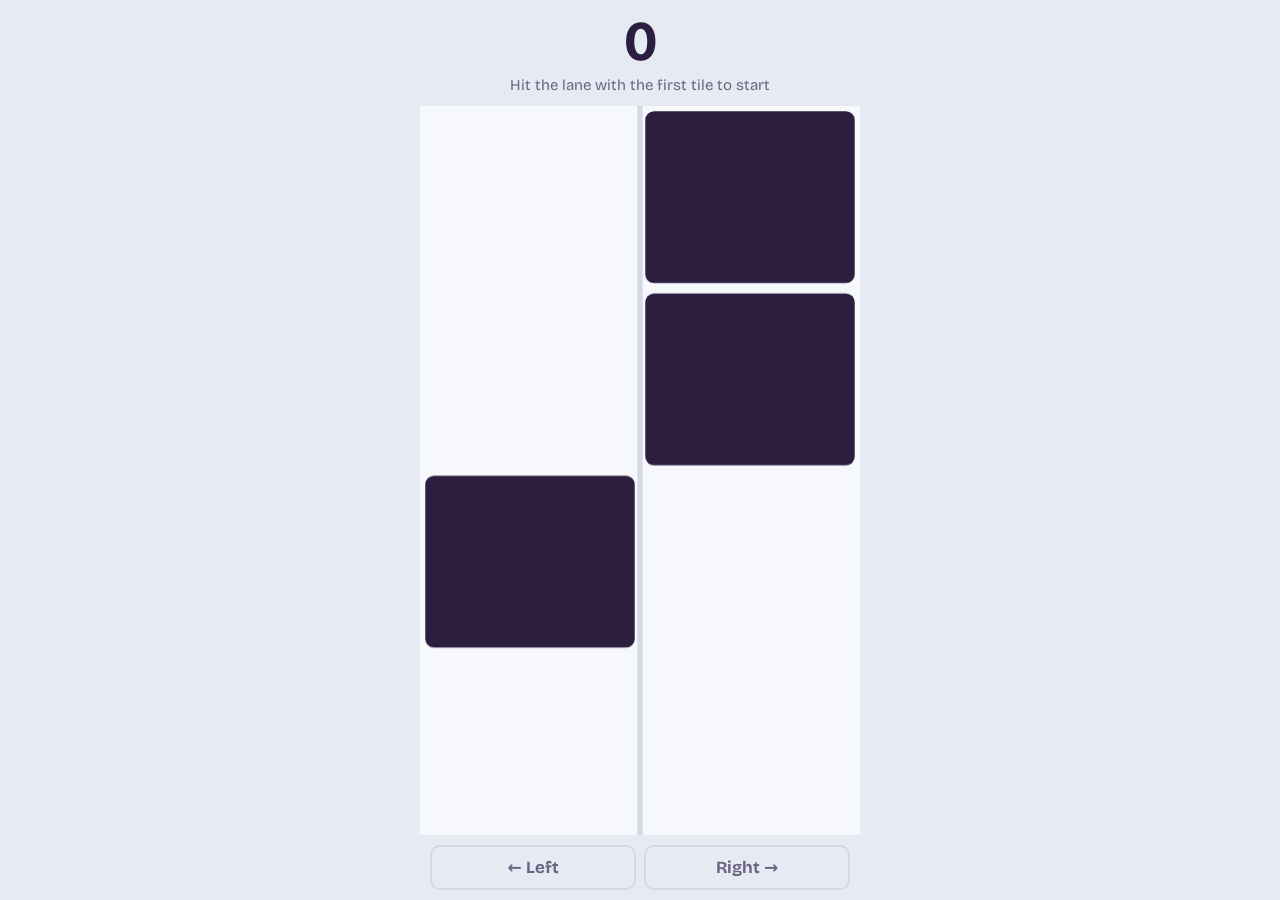
<file: Arcade 2026/Games/two-lane-tiles/index.html>
<!DOCTYPE html>
<html lang="en">
<head>
<meta charset="utf-8">
<meta name="viewport" content="width=device-width, initial-scale=1, viewport-fit=cover">
<title>Two-Lane Tiles</title>
<link href="assets/fonts/fonts.css" rel="stylesheet">
<style>
  :root {
    --bg: #E6EAF2; --lane: #F6F8FC; --divider: #D3D9E6;
    --tile: #2B1E3F; --tile-done: #D9D3E8;
    --hit: #1FB5A8; --miss: #E04E39;
    --text: #2B1E3F; --muted: #6B6584;
    box-sizing: border-box;
    padding-top: env(safe-area-inset-top, 0px);
    padding-bottom: env(safe-area-inset-bottom, 0px);
  }
  @media (prefers-color-scheme: dark) {
    :root:not([data-theme="light"]) {
      --bg: #12101A; --lane: #1D1A28; --divider: #2E2A3D;
      --tile: #E7E1FF; --tile-done: #34304A;
      --hit: #2CCFBF; --miss: #FF6A55;
      --text: #EDE9FF; --muted: #9C95B8;
    }
  }
  :root[data-theme="dark"] {
    --bg: #12101A; --lane: #1D1A28; --divider: #2E2A3D;
    --tile: #E7E1FF; --tile-done: #34304A;
    --hit: #2CCFBF; --miss: #FF6A55;
    --text: #EDE9FF; --muted: #9C95B8;
  }
  *, *::before, *::after { box-sizing: inherit; }
  html { height: 100%; scroll-padding-top: env(safe-area-inset-top, 0px); }
  body {
    height: 100%; margin: 0; overflow: hidden;
    background: var(--bg); color: var(--text);
    font-family: "Bricolage Grotesque", system-ui, -apple-system, "Segoe UI", Roboto, sans-serif;
    display: flex; justify-content: center;
  }
  .stage { position: relative; height: 100%; width: min(100%, 440px); display: flex; flex-direction: column; }
  header { text-align: center; padding: 14px 16px 10px; }
  #score { font-size: 56px; font-weight: 700; line-height: 1; font-variant-numeric: tabular-nums; }
  #status { margin-top: 6px; font-size: 15px; color: var(--muted); min-height: 1.3em; }
  .board { position: relative; flex: 1; min-height: 0; }
  canvas { display: block; width: 100%; height: 100%; touch-action: none; cursor: pointer; }
  footer { display: grid; grid-template-columns: 1fr 1fr; gap: 8px; padding: 10px; }
  .key {
    border: 2px solid var(--divider); border-radius: 10px; padding: 10px 0;
    text-align: center; font-size: 17px; font-weight: 700; color: var(--muted);
    transition: background-color 60ms, color 60ms, border-color 60ms;
  }
  .key.down { background: var(--hit); border-color: var(--hit); color: var(--lane); }
  .overlay {
    position: absolute; inset: 0; display: flex; flex-direction: column;
    align-items: center; justify-content: center; text-align: center; gap: 6px; padding: 24px;
    background: color-mix(in srgb, var(--lane) 86%, transparent);
  }
  .overlay[hidden] { display: none; }
  .overlay h2 { margin: 0; font-size: 34px; }
  .overlay p { margin: 0; font-size: 17px; color: var(--muted); }
  @media (prefers-reduced-motion: reduce) { .key { transition: none; } }
</style>
</head>
<body>
<div class="stage">
  <header>
    <div id="score">0</div>
    <div id="status"></div>
  </header>
  <div class="board">
    <canvas id="board" aria-label="Game board: two lanes of falling tiles"></canvas>
    <div class="overlay" id="overlay" hidden>
      <h2 id="reason"></h2>
      <p id="final"></p>
      <p>Press left or right to play again</p>
    </div>
  </div>
  <footer>
    <div class="key" id="key0">← Left</div>
    <div class="key" id="key1">Right →</div>
  </footer>
</div>

<script>
(() => {
  const ROWS = 4;
  const canvas = document.getElementById("board");
  const ctx = canvas.getContext("2d");
  const scoreEl = document.getElementById("score");
  const statusEl = document.getElementById("status");
  const overlay = document.getElementById("overlay");
  const reasonEl = document.getElementById("reason");
  const finalEl = document.getElementById("final");
  const keyEls = [document.getElementById("key0"), document.getElementById("key1")];

  let lanes, next, scroll, speed, score, state, lockUntil, endReason, endLane, endTile;
  const hitFlash = [-1e9, -1e9];
  const wrongFlash = [-1e9, -1e9];

  let best = 0;
  try { best = Number(localStorage.getItem("twoLaneBest")) || 0; } catch (e) {}

  function laneAt(k) {
    while (lanes.length <= k) lanes.push(Math.random() < 0.5 ? 0 : 1);
    return lanes[k];
  }
  // Tile k's top edge, measured in rows from the top of the board
  const tileTop = k => 2 - k + scroll;

  function showStatus() {
    statusEl.textContent = state === "ready"
      ? "Hit the lane with the first tile to start"
      : `Best ${best}`;
  }

  function reset() {
    lanes = []; next = 0; scroll = 0; speed = 1.6; score = 0;
    state = "ready"; endReason = ""; endLane = -1; endTile = -1;
    scoreEl.textContent = "0";
    overlay.hidden = true;
    showStatus();
  }

  function end(reason, lane) {
    state = "over"; endReason = reason; endLane = lane; endTile = next;
    lockUntil = performance.now() + 700;
    if (reason === "missed") scroll -= 1; // bring the missed tile back into view
    if (score > best) {
      best = score;
      try { localStorage.setItem("twoLaneBest", String(best)); } catch (e) {}
    }
    reasonEl.textContent = reason === "wrong" ? "Wrong lane" : "Missed a tile";
    finalEl.textContent = `Score ${score}  ·  Best ${best}`;
    overlay.hidden = false;
    showStatus();
    // Tell the IEEE arcade menu the score (does nothing when played on its own)
    if (window.parent !== window) window.parent.postMessage({ type: "arcade:over", score }, "*");
  }

  function press(lane) {
    const now = performance.now();
    if (state === "over") {
      if (now >= lockUntil) reset();
      return;
    }
    if (lane !== laneAt(next)) {
      wrongFlash[lane] = now;
      if (state === "playing") end("wrong", lane);
      return;
    }
    if (state === "ready") state = "playing";
    next++; score++;
    speed = Math.min(5.5, 1.6 + score * 0.04);
    hitFlash[lane] = now;
    scoreEl.textContent = String(score);
    showStatus();
  }

  function setHeld(lane, down) { keyEls[lane].classList.toggle("down", down); }

  // Keyboard (what the Arduino script sends)
  const KEYMAP = { ArrowLeft: 0, ArrowRight: 1 };
  window.addEventListener("keydown", e => {
    const lane = KEYMAP[e.key];
    if (lane === undefined) return;
    e.preventDefault();
    setHeld(lane, true);
    if (!e.repeat) press(lane);
  });
  window.addEventListener("keyup", e => {
    const lane = KEYMAP[e.key];
    if (lane !== undefined) setHeld(lane, false);
  });
  window.addEventListener("blur", () => { setHeld(0, false); setHeld(1, false); });

  // Mouse / touch, for testing without the controller
  canvas.addEventListener("pointerdown", e => {
    const rect = canvas.getBoundingClientRect();
    const lane = e.clientX - rect.left < rect.width / 2 ? 0 : 1;
    setHeld(lane, true);
    setTimeout(() => setHeld(lane, false), 100);
    press(lane);
  });

  function resize() {
    const r = canvas.getBoundingClientRect();
    const d = window.devicePixelRatio || 1;
    canvas.width = Math.max(1, Math.round(r.width * d));
    canvas.height = Math.max(1, Math.round(r.height * d));
  }
  new ResizeObserver(resize).observe(canvas);

  function tileRect(x, y, w, h, r) {
    ctx.beginPath();
    if (ctx.roundRect) ctx.roundRect(x, y, w, h, r);
    else ctx.rect(x, y, w, h);
    ctx.fill();
  }

  function draw(now) {
    const css = getComputedStyle(document.documentElement);
    const col = name => css.getPropertyValue(name).trim();
    const w = canvas.width, h = canvas.height;
    const laneW = w / 2, rowH = h / ROWS;
    const pad = Math.max(2, w * 0.012), radius = w * 0.02;

    ctx.fillStyle = col("--lane");
    ctx.fillRect(0, 0, w, h);

    // Lane flashes: green for a correct hit, red for a wrong one
    for (let l = 0; l < 2; l++) {
      for (const [stamp, name] of [[hitFlash[l], "--hit"], [wrongFlash[l], "--miss"]]) {
        const t = now - stamp;
        if (t < 160) {
          ctx.globalAlpha = 0.22 * (1 - t / 160);
          ctx.fillStyle = col(name);
          ctx.fillRect(l * laneW, 0, laneW, h);
          ctx.globalAlpha = 1;
        }
      }
    }

    ctx.fillStyle = col("--divider");
    ctx.fillRect(laneW - pad / 2, 0, pad, h);

    const kFirst = Math.max(0, Math.floor(2 + scroll - ROWS));
    const kLast = Math.ceil(3 + scroll);
    for (let k = kFirst; k <= kLast; k++) {
      const top = tileTop(k);
      if (top >= ROWS || top + 1 <= 0) continue;
      const lane = laneAt(k);
      let colour = k < next ? "--tile-done" : "--tile";
      if (state === "over" && k === endTile && endReason === "missed") colour = "--miss";
      ctx.fillStyle = col(colour);
      tileRect(lane * laneW + pad, top * rowH + pad, laneW - pad * 2, rowH - pad * 2, radius);
    }

    // On a wrong press, mark the lane that was pressed
    if (state === "over" && endReason === "wrong") {
      ctx.fillStyle = col("--miss");
      tileRect(endLane * laneW + pad, tileTop(endTile) * rowH + pad, laneW - pad * 2, rowH - pad * 2, radius);
    }
  }

  let last = performance.now();
  function frame(now) {
    const dt = Math.min(0.05, (now - last) / 1000);
    last = now;
    if (state === "playing") {
      scroll += speed * dt;
      if (tileTop(next) >= ROWS) end("missed", laneAt(next));
    }
    draw(now);
    requestAnimationFrame(frame);
  }

  reset();
  resize();
  requestAnimationFrame(frame);
})();
</script>
</body>
</html>
</file>
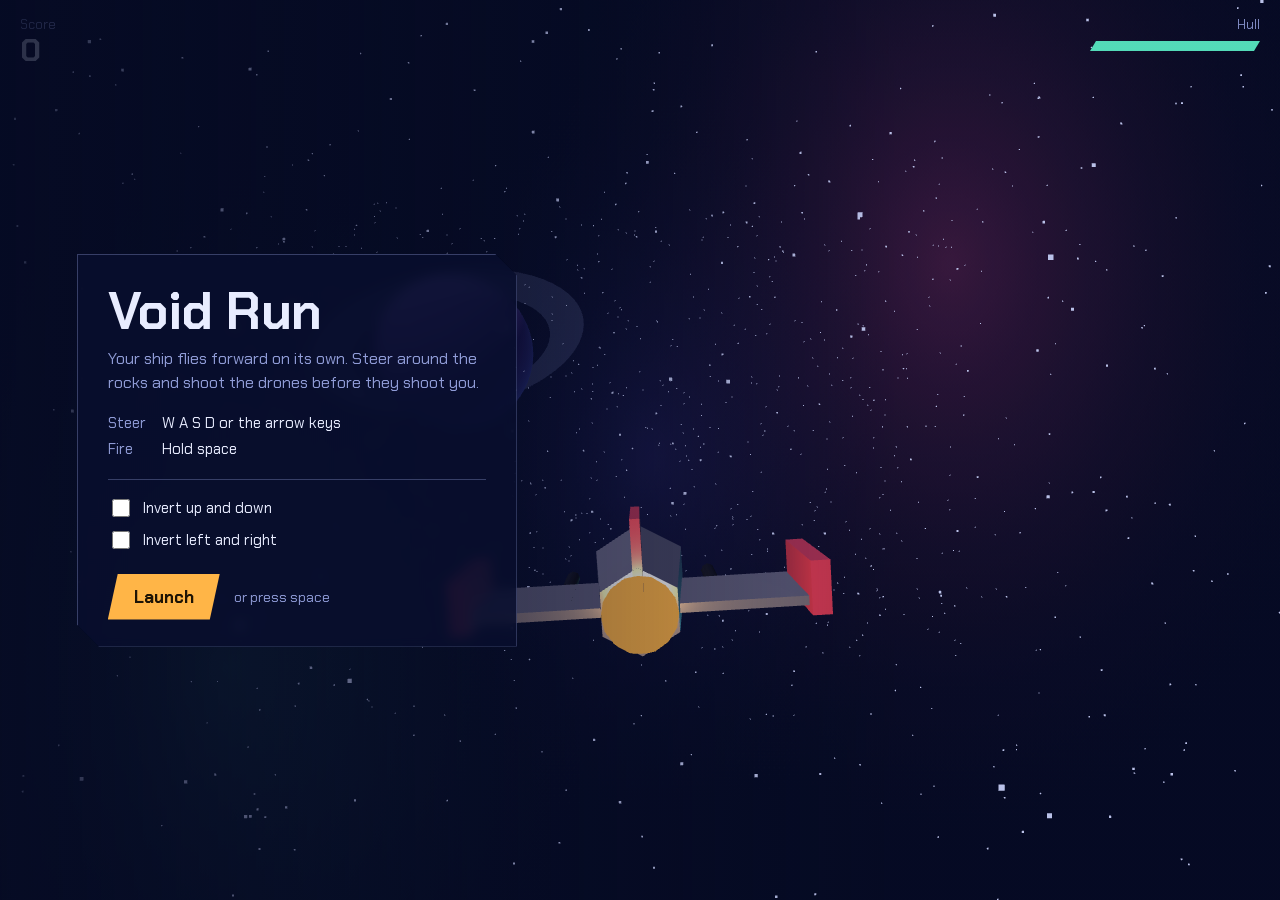
<file: Arcade 2026/Games/void-run/index.html>
<!doctype html>
<html lang="en">
<head>
<meta charset="utf-8">
<meta name="viewport" content="width=device-width, initial-scale=1, viewport-fit=cover">
<title>Void Run</title>
<link href="assets/fonts/fonts.css" rel="stylesheet">
<style>
  :root {
    --space: #060b24;
    --panel: rgba(9, 15, 46, 0.86);
    --line: rgba(143, 155, 214, 0.35);
    --ink: #e8ecff;
    --muted: #8f9bd6;
    --tracer: #ffb547;
    --drone: #5cf2c9;
    --danger: #ff4f7b;
    box-sizing: border-box;
    padding-top: env(safe-area-inset-top, 0px);
    padding-bottom: env(safe-area-inset-bottom, 0px);
  }
  /* The game is always set in deep space, so both themes share the dark palette */
  @media (prefers-color-scheme: dark) {
    :root:not([data-theme="light"]) { --space: #060b24; --ink: #e8ecff; --muted: #8f9bd6; }
  }
  :root[data-theme="dark"] { --space: #060b24; --ink: #e8ecff; --muted: #8f9bd6; }
  *, *::before, *::after { box-sizing: inherit; }
  html { scroll-padding-top: env(safe-area-inset-top, 0px); }
  html, body {
    height: 100%; margin: 0; overflow: hidden;
    background: var(--space); color: var(--ink);
    font-family: "Chakra Petch", "Segoe UI", system-ui, sans-serif;
  }
  #game { position: relative; height: 100%; width: 100%; }
  #game canvas { display: block; width: 100%; height: 100%; }

  .hud { position: absolute; top: 16px; pointer-events: none; }
  .hud-score { left: 20px; }
  .hud-hull { right: 20px; text-align: right; }
  .hud .label { font-size: 13px; color: var(--muted); }
  .hud .value { font-size: 32px; font-weight: 700; line-height: 1.1; font-variant-numeric: tabular-nums; }
  .bar { width: 170px; height: 10px; margin-top: 8px; background: rgba(143,155,214,0.18);
         clip-path: polygon(6px 0, 100% 0, calc(100% - 6px) 100%, 0 100%); }
  .bar-fill { height: 100%; width: 100%; background: var(--drone); transition: width 0.15s; }
  .bar-fill.low { background: var(--danger); }

  #reticle { position: absolute; left: 0; top: 0; width: 34px; height: 34px; pointer-events: none;
             border: 2px solid rgba(255,181,71,0.7); border-radius: 50%; display: none; }
  #reticle::after { content: ""; position: absolute; left: 50%; top: 50%; width: 4px; height: 4px;
                    margin: -2px 0 0 -2px; background: var(--tracer); border-radius: 50%; }
  #reticle.hit { border-color: var(--ink); width: 42px; height: 42px; }

  #hurt { position: absolute; inset: 0; pointer-events: none; opacity: 0;
          box-shadow: inset 0 0 160px 40px rgba(255, 79, 123, 0.75); }

  #overlay { position: absolute; inset: 0; display: flex; align-items: center; padding: 24px 6vw;
             background: linear-gradient(90deg, rgba(6,11,36,0.85), rgba(6,11,36,0.1) 70%); }
  #overlay.hidden { display: none; }
  .panel { max-width: 440px; padding: 30px 30px 26px; background: var(--panel); border: 1px solid var(--line);
           clip-path: polygon(0 0, calc(100% - 22px) 0, 100% 22px, 100% 100%, 22px 100%, 0 calc(100% - 22px));
           backdrop-filter: blur(6px); }
  .panel h1, .panel h2 { margin: 0 0 10px; font-weight: 700; letter-spacing: -0.01em; line-height: 1; }
  .panel h1 { font-size: 52px; }
  .panel h2 { font-size: 38px; }
  .panel p { margin: 0 0 18px; color: var(--muted); font-size: 16px; line-height: 1.5; }
  .controls { display: grid; grid-template-columns: auto 1fr; gap: 6px 16px; margin: 0 0 20px; font-size: 15px; }
  .controls dt { color: var(--muted); }
  .controls dd { margin: 0; }
  .stats { display: flex; gap: 28px; margin: 4px 0 20px; }
  .stats .value { font-size: 30px; font-weight: 700; font-variant-numeric: tabular-nums; }
  .stats .label { font-size: 13px; color: var(--muted); }
  .toggles { display: grid; gap: 8px; margin: 0 0 22px; padding-top: 16px; border-top: 1px solid var(--line); }
  .toggles label { display: flex; gap: 10px; align-items: center; font-size: 15px; cursor: pointer; }
  .toggles input { width: 18px; height: 18px; accent-color: var(--tracer); }
  .go { display: flex; align-items: center; gap: 14px; }
  button { font: inherit; font-weight: 700; font-size: 17px; padding: 12px 26px; border: 0; cursor: pointer;
           color: #1e1405; background: var(--tracer);
           clip-path: polygon(10px 0, 100% 0, calc(100% - 10px) 100%, 0 100%); }
  button:focus-visible, .toggles input:focus-visible { outline: 3px solid var(--ink); outline-offset: 3px; }
  .hint { color: var(--muted); font-size: 14px; }
  [hidden] { display: none !important; }
</style>
</head>
<body>
<div id="game">
  <div class="hud hud-score"><div class="label">Score</div><div class="value" id="score">0</div></div>
  <div class="hud hud-hull"><div class="label">Hull</div><div class="bar"><div class="bar-fill" id="hullFill"></div></div></div>
  <div id="reticle"></div>
  <div id="hurt"></div>

  <div id="overlay">
    <div class="panel">
      <div id="menuText">
        <h1>Void Run</h1>
        <p>Your ship flies forward on its own. Steer around the rocks and shoot the drones before they shoot you.</p>
        <dl class="controls">
          <dt>Steer</dt><dd>W A S D or the arrow keys</dd>
          <dt>Fire</dt><dd>Hold space</dd>
        </dl>
      </div>
      <div id="overText" hidden>
        <h2>Ship destroyed</h2>
        <div class="stats">
          <div><div class="value" id="finalScore">0</div><div class="label">Score</div></div>
          <div><div class="value" id="bestScore">0</div><div class="label">Best</div></div>
        </div>
      </div>
      <div class="toggles">
        <label><input type="checkbox" id="invY"> Invert up and down</label>
        <label><input type="checkbox" id="invX"> Invert left and right</label>
      </div>
      <div class="go">
        <button id="startBtn">Launch</button>
        <span class="hint">or press space</span>
      </div>
    </div>
  </div>
</div>

<script src="assets/three.min.js"></script>
<script>
(function () {
  const wrap = document.getElementById('game');
  const scoreEl = document.getElementById('score');
  const hullFill = document.getElementById('hullFill');
  const reticle = document.getElementById('reticle');
  const hurtEl = document.getElementById('hurt');
  const overlay = document.getElementById('overlay');
  const reduceMotion = window.matchMedia('(prefers-reduced-motion: reduce)').matches;

  // ---------- Renderer, scene, camera ----------
  const renderer = new THREE.WebGLRenderer({ antialias: true });
  renderer.setPixelRatio(Math.min(window.devicePixelRatio, 2));
  wrap.insertBefore(renderer.domElement, wrap.firstChild);

  const scene = new THREE.Scene();
  scene.fog = new THREE.Fog(0x060b24, 260, 950);

  // Painted nebula background
  const bg = document.createElement('canvas');
  bg.width = 1024; bg.height = 512;
  const g = bg.getContext('2d');
  g.fillStyle = '#060b24'; g.fillRect(0, 0, 1024, 512);
  function glow(x, y, r, color) {
    const grad = g.createRadialGradient(x, y, 0, x, y, r);
    grad.addColorStop(0, color); grad.addColorStop(1, 'rgba(6,11,36,0)');
    g.fillStyle = grad; g.fillRect(0, 0, 1024, 512);
  }
  glow(760, 150, 340, 'rgba(255,79,163,0.22)');
  glow(180, 380, 300, 'rgba(92,242,201,0.12)');
  glow(520, 260, 220, 'rgba(110,90,255,0.15)');
  scene.background = new THREE.CanvasTexture(bg);

  const camera = new THREE.PerspectiveCamera(70, 1, 0.1, 2200);
  function resize() {
    const w = wrap.clientWidth, h = wrap.clientHeight;
    renderer.setSize(w, h, false);
    camera.aspect = w / h;
    camera.updateProjectionMatrix();
  }
  window.addEventListener('resize', resize);
  resize();

  scene.add(new THREE.AmbientLight(0x6070c0, 0.65));
  const sun = new THREE.DirectionalLight(0xffe2c0, 1.15);
  sun.position.set(-1, 2, 1.5);
  scene.add(sun);
  const rim = new THREE.DirectionalLight(0x5cf2c9, 0.45);
  rim.position.set(1, -1, -2);
  scene.add(rim);

  // Distant ringed planet
  const planet = new THREE.Mesh(
    new THREE.SphereGeometry(190, 48, 32),
    new THREE.MeshStandardMaterial({ color: 0x5a3f8f, roughness: 1, fog: false })
  );
  planet.position.set(-460, 170, -1600);
  scene.add(planet);
  const ring = new THREE.Mesh(
    new THREE.RingGeometry(240, 330, 64),
    new THREE.MeshBasicMaterial({ color: 0x8f9bd6, transparent: true, opacity: 0.22, side: THREE.DoubleSide, fog: false })
  );
  ring.position.copy(planet.position);
  ring.rotation.set(1.2, 0.3, 0.4);
  scene.add(ring);

  // ---------- Stars ----------
  const STARS = 1600;
  const starPos = new Float32Array(STARS * 3);
  for (let i = 0; i < STARS; i++) {
    starPos[i * 3] = (Math.random() - 0.5) * 900;
    starPos[i * 3 + 1] = (Math.random() - 0.5) * 600;
    starPos[i * 3 + 2] = 40 - Math.random() * 1100;
  }
  const starGeo = new THREE.BufferGeometry();
  starGeo.setAttribute('position', new THREE.BufferAttribute(starPos, 3));
  const stars = new THREE.Points(starGeo, new THREE.PointsMaterial({ color: 0xcfd6ff, size: 1.5, fog: false }));
  scene.add(stars);
  function moveStars(dz) {
    for (let i = 0; i < STARS; i++) {
      let z = starPos[i * 3 + 2] + dz;
      if (z > 40) {
        z -= 1100;
        starPos[i * 3] = (Math.random() - 0.5) * 900;
        starPos[i * 3 + 1] = (Math.random() - 0.5) * 600;
      }
      starPos[i * 3 + 2] = z;
    }
    starGeo.attributes.position.needsUpdate = true;
  }

  // ---------- Player ship ----------
  const ship = new THREE.Group();
  const hullMat = new THREE.MeshStandardMaterial({ color: 0xc9d1ff, metalness: 0.6, roughness: 0.35, flatShading: true });
  const accentMat = new THREE.MeshStandardMaterial({ color: 0xff4f7b, metalness: 0.4, roughness: 0.4, flatShading: true });
  const darkMat = new THREE.MeshStandardMaterial({ color: 0x2a2f4f, metalness: 0.7, roughness: 0.4 });

  const nose = new THREE.Mesh(new THREE.ConeGeometry(1.1, 6, 6), hullMat);
  nose.rotation.x = -Math.PI / 2; nose.position.z = -2.5; ship.add(nose);
  const body = new THREE.Mesh(new THREE.CylinderGeometry(1.1, 1.5, 4, 6), hullMat);
  body.rotation.x = Math.PI / 2; body.position.z = 2.5; ship.add(body);
  const wing = new THREE.Mesh(new THREE.BoxGeometry(9, 0.25, 2.6), hullMat);
  wing.position.set(0, -0.2, 2.4); ship.add(wing);
  [-1, 1].forEach(function (s) {
    const tip = new THREE.Mesh(new THREE.BoxGeometry(0.5, 1.4, 2.8), accentMat);
    tip.position.set(s * 4.6, 0.2, 2.6); ship.add(tip);
    const gun = new THREE.Mesh(new THREE.CylinderGeometry(0.22, 0.22, 2.4, 8), darkMat);
    gun.rotation.x = Math.PI / 2; gun.position.set(s * 2.2, -0.35, 0.4); ship.add(gun);
  });
  const fin = new THREE.Mesh(new THREE.BoxGeometry(0.25, 2, 2.2), accentMat);
  fin.position.set(0, 1.3, 3.4); ship.add(fin);
  const engine = new THREE.Mesh(new THREE.SphereGeometry(0.95, 12, 8), new THREE.MeshBasicMaterial({ color: 0xffb547 }));
  engine.position.z = 4.7; engine.scale.z = 0.6; ship.add(engine);
  const engineLight = new THREE.PointLight(0xffb547, 1.2, 24);
  engineLight.position.z = 7; ship.add(engineLight);

  const flashMat = new THREE.MeshBasicMaterial({ color: 0xffe0a0 });
  const flashes = [-1, 1].map(function (s) {
    const f = new THREE.Mesh(new THREE.SphereGeometry(0.55, 8, 6), flashMat);
    f.position.set(s * 2.2, -0.35, -1.1); f.visible = false; ship.add(f);
    return f;
  });
  scene.add(ship);

  // ---------- Shared shapes ----------
  const bulletGeo = new THREE.BoxGeometry(0.28, 0.28, 4.5);
  const bulletMat = new THREE.MeshBasicMaterial({ color: 0xffb547 });
  const orbGeo = new THREE.SphereGeometry(1, 12, 8);
  const orbMat = new THREE.MeshBasicMaterial({ color: 0xff4f7b });
  const droneCoreGeo = new THREE.OctahedronGeometry(2.8, 0);
  const droneRingGeo = new THREE.TorusGeometry(4.2, 0.28, 6, 24);
  const droneRingMat = new THREE.MeshBasicMaterial({ color: 0x5cf2c9 });

  // ---------- Game state ----------
  const BX = 50, BY = 28;
  const W = { state: 'menu', t: 0, speed: 110, score: 0, hull: 100, shake: 0, hurt: 0, dying: 0, overAt: 0, best: 0, hitMark: 0 };
  const pos = { x: 0, y: 0 }, vel = { x: 0, y: 0 };
  let bullets = [], drones = [], rocks = [], orbs = [], booms = [];
  let fireTimer = 0, barrel = 1, droneTimer = 1.5, rockTimer = 0.6;
  const invert = { x: false, y: false };

  try { W.best = Number(localStorage.getItem('voidrun-best')) || 0; } catch (e) {}
  try {
    invert.y = localStorage.getItem('voidrun-invY') === '1';
    invert.x = localStorage.getItem('voidrun-invX') === '1';
  } catch (e) {}
  const invY = document.getElementById('invY'), invX = document.getElementById('invX');
  invY.checked = invert.y; invX.checked = invert.x;
  invY.addEventListener('change', function () { invert.y = invY.checked; try { localStorage.setItem('voidrun-invY', invY.checked ? '1' : '0'); } catch (e) {} });
  invX.addEventListener('change', function () { invert.x = invX.checked; try { localStorage.setItem('voidrun-invX', invX.checked ? '1' : '0'); } catch (e) {} });

  // ---------- Input ----------
  const keys = {};
  const codeMap = { KeyW: 'up', ArrowUp: 'up', KeyS: 'down', ArrowDown: 'down', KeyA: 'left', ArrowLeft: 'left', KeyD: 'right', ArrowRight: 'right', Space: 'fire' };
  const keyMap = { w: 'up', s: 'down', a: 'left', d: 'right', ' ': 'fire' };
  function actionFor(e) { return codeMap[e.code] || keyMap[(e.key || '').toLowerCase()]; }

  window.addEventListener('keydown', function (e) {
    const a = actionFor(e);
    if (!a) return;
    e.preventDefault();
    if (a === 'fire' && !keys.fire) {
      if (W.state === 'menu') start();
      else if (W.state === 'over' && performance.now() - W.overAt > 900) start();
    }
    keys[a] = true;
  });
  window.addEventListener('keyup', function (e) {
    const a = actionFor(e);
    if (!a) return;
    e.preventDefault();
    keys[a] = false;
  });
  window.addEventListener('blur', function () { for (const k in keys) keys[k] = false; });
  document.getElementById('startBtn').addEventListener('click', function () { start(); });

  // ---------- Helpers ----------
  function removeAt(list, i) {
    const o = list[i];
    scene.remove(o.mesh);
    if (o.ownGeo) o.mesh.geometry.dispose();
    list.splice(i, 1);
  }
  function clearAll() {
    [bullets, drones, rocks, orbs].forEach(function (list) { while (list.length) removeAt(list, list.length - 1); });
    booms.forEach(function (b) { scene.remove(b.points); b.points.geometry.dispose(); b.points.material.dispose(); });
    booms = [];
  }

  function explode(at, color, count, power) {
    const n = count;
    const p = new Float32Array(n * 3), v = [];
    for (let i = 0; i < n; i++) {
      p[i * 3] = at.x; p[i * 3 + 1] = at.y; p[i * 3 + 2] = at.z;
      const dir = new THREE.Vector3(Math.random() - 0.5, Math.random() - 0.5, Math.random() - 0.5).normalize();
      v.push(dir.multiplyScalar(power * (0.4 + Math.random() * 0.6)));
    }
    const geo = new THREE.BufferGeometry();
    geo.setAttribute('position', new THREE.BufferAttribute(p, 3));
    const mat = new THREE.PointsMaterial({ color: color, size: 1.8, transparent: true, depthWrite: false, blending: THREE.AdditiveBlending });
    const points = new THREE.Points(geo, mat);
    scene.add(points);
    booms.push({ points: points, v: v, life: 0.9, max: 0.9 });
  }

  function spawnDrone() {
    const near = Math.random() < 0.45;
    const x = near ? pos.x + (Math.random() - 0.5) * 30 : (Math.random() - 0.5) * (BX * 2 + 20);
    const y = near ? pos.y + (Math.random() - 0.5) * 20 : (Math.random() - 0.5) * (BY * 2 + 10);
    const group = new THREE.Group();
    const coreMat = new THREE.MeshStandardMaterial({ color: 0x1d6b5c, emissive: 0x5cf2c9, emissiveIntensity: 0.6, flatShading: true, metalness: 0.3, roughness: 0.5 });
    const core = new THREE.Mesh(droneCoreGeo, coreMat);
    const ringMesh = new THREE.Mesh(droneRingGeo, droneRingMat);
    group.add(core); group.add(ringMesh);
    group.position.set(x, y, -950);
    scene.add(group);
    drones.push({ mesh: group, core: core, baseX: x, baseY: y, phase: Math.random() * 6.28, hp: 3, flash: 0, cool: 1 + Math.random() * 2 });
  }

  function spawnRock() {
    const r = 3 + Math.random() * 5;
    const near = Math.random() < 0.5;
    const x = near ? pos.x + (Math.random() - 0.5) * 24 : (Math.random() - 0.5) * (BX * 2 + 30);
    const y = near ? pos.y + (Math.random() - 0.5) * 18 : (Math.random() - 0.5) * (BY * 2 + 20);
    const mesh = new THREE.Mesh(
      new THREE.DodecahedronGeometry(r, 0),
      new THREE.MeshStandardMaterial({ color: 0x5a5478, roughness: 0.95, flatShading: true })
    );
    mesh.position.set(x, y, -950);
    mesh.scale.set(1, 0.8 + Math.random() * 0.4, 1);
    scene.add(mesh);
    rocks.push({ mesh: mesh, r: r, hp: Math.ceil(r / 1.5), spin: new THREE.Vector3(Math.random(), Math.random(), Math.random()).multiplyScalar(1.5), ownGeo: true });
  }

  function fireBullet() {
    barrel = -barrel;
    const mesh = new THREE.Mesh(bulletGeo, bulletMat);
    mesh.position.set(pos.x + barrel * 2.2, pos.y - 0.35, -2);
    const v = new THREE.Vector3((Math.random() - 0.5) * 0.02, (Math.random() - 0.5) * 0.02, -1).normalize().multiplyScalar(650);
    mesh.lookAt(mesh.position.clone().add(v));
    scene.add(mesh);
    bullets.push({ mesh: mesh, v: v });
  }

  function fireOrb(d) {
    const mesh = new THREE.Mesh(orbGeo, orbMat);
    mesh.position.copy(d.mesh.position);
    const target = new THREE.Vector3(pos.x, pos.y, 0);
    const v = target.sub(mesh.position).normalize().multiplyScalar(W.speed + 80);
    scene.add(mesh);
    orbs.push({ mesh: mesh, v: v });
  }

  function damage(n) {
    if (W.state !== 'play') return;
    W.hull = Math.max(0, W.hull - n);
    W.hurt = 1;
    W.shake = reduceMotion ? 0 : 1;
    if (W.hull <= 0) {
      explode(ship.position, 0xffb547, 120, 60);
      explode(ship.position, 0xff4f7b, 60, 35);
      ship.visible = false;
      W.state = 'dying';
      W.dying = 1.4;
    }
  }

  function markHit() { W.hitMark = 0.08; }

  // ---------- Start / game over ----------
  function start() {
    clearAll();
    W.state = 'play'; W.t = 0; W.score = 0; W.hull = 100; W.shake = 0; W.hurt = 0;
    pos.x = 0; pos.y = 0; vel.x = 0; vel.y = 0;
    droneTimer = 1.5; rockTimer = 0.6; fireTimer = 0;
    ship.visible = true;
    overlay.classList.add('hidden');
    reticle.style.display = 'block';
    if (document.activeElement) document.activeElement.blur();
  }

  function gameOver() {
    W.state = 'over';
    W.overAt = performance.now();
    if (W.score > W.best) {
      W.best = W.score;
      try { localStorage.setItem('voidrun-best', String(W.best)); } catch (e) {}
    }
    document.getElementById('finalScore').textContent = W.score.toLocaleString();
    document.getElementById('bestScore').textContent = W.best.toLocaleString();
    document.getElementById('menuText').hidden = true;
    document.getElementById('overText').hidden = false;
    document.getElementById('startBtn').textContent = 'Fly again';
    overlay.classList.remove('hidden');
    reticle.style.display = 'none';
    // Tell the IEEE arcade menu the score (does nothing when played on its own)
    if (window.parent !== window) window.parent.postMessage({ type: 'arcade:over', score: W.score }, '*');
  }

  // ---------- Main update ----------
  const tmp = new THREE.Vector3();
  const shipPoint = new THREE.Vector3();

  function update(dt) {
    W.t += dt;
    W.speed = 110 + Math.min(W.t * 1.5, 90);
    moveStars(W.speed * dt);

    if (W.state === 'play') {
      let ix = (keys.right ? 1 : 0) - (keys.left ? 1 : 0);
      let iy = (keys.up ? 1 : 0) - (keys.down ? 1 : 0);
      if (invert.x) ix = -ix;
      if (invert.y) iy = -iy;
      const k = Math.min(1, dt * 6);
      vel.x += (ix * 62 - vel.x) * k;
      vel.y += (iy * 46 - vel.y) * k;
      pos.x = Math.max(-BX, Math.min(BX, pos.x + vel.x * dt));
      pos.y = Math.max(-BY, Math.min(BY, pos.y + vel.y * dt));

      // Gatling gun: infinite ammo while space is held
      fireTimer -= dt;
      const firing = !!keys.fire;
      if (firing && fireTimer <= 0) { fireBullet(); fireTimer = 0.055; }
      flashes.forEach(function (f, i) { f.visible = firing && ((i === 0) === (barrel < 0)) && Math.random() > 0.25; });

      // Spawning gets faster the longer you survive
      droneTimer -= dt;
      if (droneTimer <= 0) { spawnDrone(); droneTimer = Math.max(0.45, 1.5 - W.t * 0.012); }
      rockTimer -= dt;
      if (rockTimer <= 0) { spawnRock(); rockTimer = Math.max(0.55, 1.4 - W.t * 0.008); }
    } else {
      flashes.forEach(function (f) { f.visible = false; });
      W.dying -= dt;
      if (W.dying <= 0) gameOver();
    }

    ship.position.set(pos.x, pos.y, 0);
    ship.rotation.z = -vel.x * 0.012;
    ship.rotation.x = vel.y * 0.008;
    ship.rotation.y = -vel.x * 0.004;
    engine.scale.setScalar(0.85 + Math.random() * 0.3);
    engine.scale.z *= 0.6;
    shipPoint.set(pos.x, pos.y, 0);

    // Bullets (checks the whole stretch travelled this frame so fast shots don't skip past targets)
    for (let i = bullets.length - 1; i >= 0; i--) {
      const b = bullets[i];
      const prevZ = b.mesh.position.z;
      b.mesh.position.addScaledVector(b.v, dt);
      const bp = b.mesh.position;
      let hit = false;
      for (let j = drones.length - 1; j >= 0 && !hit; j--) {
        const d = drones[j], dp = d.mesh.position, r = 4;
        if (dp.z <= prevZ + r && dp.z >= bp.z - r && (dp.x - bp.x) ** 2 + (dp.y - bp.y) ** 2 < r * r) {
          hit = true; d.hp--; d.flash = 1; markHit();
          if (d.hp <= 0) { explode(dp, 0x5cf2c9, 50, 40); W.score += 100; removeAt(drones, j); }
        }
      }
      for (let j = rocks.length - 1; j >= 0 && !hit; j--) {
        const o = rocks[j], op = o.mesh.position, r = o.r + 0.6;
        if (op.z <= prevZ + r && op.z >= bp.z - r && (op.x - bp.x) ** 2 + (op.y - bp.y) ** 2 < r * r) {
          hit = true; o.hp--; markHit();
          if (o.hp <= 0) { explode(op, 0xa59bd0, 40, 28); W.score += 25; removeAt(rocks, j); }
        }
      }
      if (hit || bp.z < -1000) removeAt(bullets, i);
    }

    // Drones
    for (let i = drones.length - 1; i >= 0; i--) {
      const d = drones[i], p = d.mesh.position;
      p.z += W.speed * 0.7 * dt;
      p.x = d.baseX + Math.sin(W.t * 1.4 + d.phase) * 8;
      p.y = d.baseY + Math.cos(W.t * 1.1 + d.phase) * 4;
      d.mesh.rotation.z += dt * 1.5;
      d.core.rotation.y += dt * 3;
      d.flash = Math.max(0, d.flash - dt * 6);
      d.core.material.emissiveIntensity = 0.6 + d.flash * 2.5;
      d.cool -= dt;
      if (W.state === 'play' && d.cool <= 0 && p.z > -600 && p.z < -90) { fireOrb(d); d.cool = 1.6 + Math.random() * 2.2; }
      if (p.distanceTo(shipPoint) < 5.5) { explode(p, 0x5cf2c9, 40, 40); damage(25); removeAt(drones, i); continue; }
      if (p.z > 40) removeAt(drones, i);
    }

    // Rocks
    for (let i = rocks.length - 1; i >= 0; i--) {
      const o = rocks[i], p = o.mesh.position;
      p.z += W.speed * dt;
      o.mesh.rotation.x += o.spin.x * dt; o.mesh.rotation.y += o.spin.y * dt;
      if (p.distanceTo(shipPoint) < o.r + 2.5) { explode(p, 0xa59bd0, 40, 28); damage(30); removeAt(rocks, i); continue; }
      if (p.z > 40) removeAt(rocks, i);
    }

    // Enemy shots
    for (let i = orbs.length - 1; i >= 0; i--) {
      const o = orbs[i];
      o.mesh.position.addScaledVector(o.v, dt);
      o.mesh.scale.setScalar(0.9 + Math.sin(W.t * 20 + i) * 0.15);
      if (o.mesh.position.distanceTo(shipPoint) < 2.8) { damage(10); removeAt(orbs, i); continue; }
      if (o.mesh.position.z > 30) removeAt(orbs, i);
    }

    updateBooms(dt);
  }

  function updateBooms(dt) {
    for (let i = booms.length - 1; i >= 0; i--) {
      const b = booms[i];
      b.life -= dt;
      const arr = b.points.geometry.attributes.position.array;
      for (let j = 0; j < b.v.length; j++) {
        arr[j * 3] += b.v[j].x * dt;
        arr[j * 3 + 1] += b.v[j].y * dt;
        arr[j * 3 + 2] += b.v[j].z * dt + W.speed * 0.6 * dt;
      }
      b.points.geometry.attributes.position.needsUpdate = true;
      b.points.material.opacity = Math.max(0, b.life / b.max);
      if (b.life <= 0) {
        scene.remove(b.points); b.points.geometry.dispose(); b.points.material.dispose();
        booms.splice(i, 1);
      }
    }
  }

  function idle(dt) {
    W.t += dt;
    moveStars(60 * dt);
    ship.position.set(0, Math.sin(W.t * 1.5) * 0.6, 0);
    ship.rotation.set(0, 0, Math.sin(W.t * 0.8) * 0.08);
    updateBooms(dt);
  }

  // ---------- Loop ----------
  const clock = new THREE.Clock();
  function frame() {
    requestAnimationFrame(frame);
    const dt = Math.min(clock.getDelta(), 0.05);
    if (W.state === 'play' || W.state === 'dying') update(dt); else idle(dt);

    // Camera follows behind the ship
    W.shake = Math.max(0, W.shake - dt * 3);
    const sx = (Math.random() - 0.5) * W.shake * 1.6, sy = (Math.random() - 0.5) * W.shake * 1.6;
    camera.position.set(ship.position.x * 0.55 + sx, ship.position.y * 0.55 + 5 + sy, 20);
    tmp.set(ship.position.x * 0.7, ship.position.y * 0.7 + 1, -60);
    camera.lookAt(tmp);

    // HUD
    W.hurt = Math.max(0, W.hurt - dt * 2.5);
    hurtEl.style.opacity = W.hurt;
    scoreEl.textContent = W.score.toLocaleString();
    hullFill.style.width = W.hull + '%';
    hullFill.classList.toggle('low', W.hull <= 30);

    if (W.state === 'play') {
      const v = new THREE.Vector3(pos.x, pos.y - 0.35, -160).project(camera);
      const w = wrap.clientWidth, h = wrap.clientHeight;
      reticle.style.transform = 'translate(' + ((v.x + 1) / 2 * w) + 'px,' + ((1 - v.y) / 2 * h) + 'px) translate(-50%,-50%)';
      W.hitMark = Math.max(0, W.hitMark - dt);
      reticle.classList.toggle('hit', W.hitMark > 0);
    }

    renderer.render(scene, camera);
  }
  frame();
})();
</script>
</body>
</html>
</file>
<file: Arcade 2026/Games/chop-chop/assets/fonts/fonts.css>
/* Bundled from Google Fonts (SIL Open Font License) so the game works offline */
/* latin-ext */
@font-face {
  font-family: 'Bricolage Grotesque';
  font-style: normal;
  font-weight: 400;
  font-stretch: 100%;
  font-display: swap;
  src: url(BricolageGrotesque-400-latin-ext.woff2) format('woff2');
  unicode-range: U+0100-02BA, U+02BD-02C5, U+02C7-02CC, U+02CE-02D7, U+02DD-02FF, U+0304, U+0308, U+0329, U+1D00-1DBF, U+1E00-1E9F, U+1EF2-1EFF, U+2020, U+20A0-20AB, U+20AD-20C4, U+2113, U+2C60-2C7F, U+A720-A7FF;
}
/* latin */
@font-face {
  font-family: 'Bricolage Grotesque';
  font-style: normal;
  font-weight: 400;
  font-stretch: 100%;
  font-display: swap;
  src: url(BricolageGrotesque-400-latin.woff2) format('woff2');
  unicode-range: U+0000-00FF, U+0131, U+0152-0153, U+02BB-02BC, U+02C6, U+02DA, U+02DC, U+0304, U+0308, U+0329, U+2000-206F, U+20AC, U+2122, U+2191, U+2193, U+2212, U+2215, U+FEFF, U+FFFD;
}
/* latin-ext */
@font-face {
  font-family: 'Bricolage Grotesque';
  font-style: normal;
  font-weight: 700;
  font-stretch: 100%;
  font-display: swap;
  src: url(BricolageGrotesque-700-latin-ext.woff2) format('woff2');
  unicode-range: U+0100-02BA, U+02BD-02C5, U+02C7-02CC, U+02CE-02D7, U+02DD-02FF, U+0304, U+0308, U+0329, U+1D00-1DBF, U+1E00-1E9F, U+1EF2-1EFF, U+2020, U+20A0-20AB, U+20AD-20C4, U+2113, U+2C60-2C7F, U+A720-A7FF;
}
/* latin */
@font-face {
  font-family: 'Bricolage Grotesque';
  font-style: normal;
  font-weight: 700;
  font-stretch: 100%;
  font-display: swap;
  src: url(BricolageGrotesque-700-latin.woff2) format('woff2');
  unicode-range: U+0000-00FF, U+0131, U+0152-0153, U+02BB-02BC, U+02C6, U+02DA, U+02DC, U+0304, U+0308, U+0329, U+2000-206F, U+20AC, U+2122, U+2191, U+2193, U+2212, U+2215, U+FEFF, U+FFFD;
}
</file>
<file: Arcade 2026/Games/two-lane-tiles/assets/fonts/fonts.css>
/* Bundled from Google Fonts (SIL Open Font License) so the game works offline */
/* latin-ext */
@font-face {
  font-family: 'Bricolage Grotesque';
  font-style: normal;
  font-weight: 400;
  font-stretch: 100%;
  font-display: swap;
  src: url(BricolageGrotesque-400-latin-ext.woff2) format('woff2');
  unicode-range: U+0100-02BA, U+02BD-02C5, U+02C7-02CC, U+02CE-02D7, U+02DD-02FF, U+0304, U+0308, U+0329, U+1D00-1DBF, U+1E00-1E9F, U+1EF2-1EFF, U+2020, U+20A0-20AB, U+20AD-20C4, U+2113, U+2C60-2C7F, U+A720-A7FF;
}
/* latin */
@font-face {
  font-family: 'Bricolage Grotesque';
  font-style: normal;
  font-weight: 400;
  font-stretch: 100%;
  font-display: swap;
  src: url(BricolageGrotesque-400-latin.woff2) format('woff2');
  unicode-range: U+0000-00FF, U+0131, U+0152-0153, U+02BB-02BC, U+02C6, U+02DA, U+02DC, U+0304, U+0308, U+0329, U+2000-206F, U+20AC, U+2122, U+2191, U+2193, U+2212, U+2215, U+FEFF, U+FFFD;
}
/* latin-ext */
@font-face {
  font-family: 'Bricolage Grotesque';
  font-style: normal;
  font-weight: 700;
  font-stretch: 100%;
  font-display: swap;
  src: url(BricolageGrotesque-700-latin-ext.woff2) format('woff2');
  unicode-range: U+0100-02BA, U+02BD-02C5, U+02C7-02CC, U+02CE-02D7, U+02DD-02FF, U+0304, U+0308, U+0329, U+1D00-1DBF, U+1E00-1E9F, U+1EF2-1EFF, U+2020, U+20A0-20AB, U+20AD-20C4, U+2113, U+2C60-2C7F, U+A720-A7FF;
}
/* latin */
@font-face {
  font-family: 'Bricolage Grotesque';
  font-style: normal;
  font-weight: 700;
  font-stretch: 100%;
  font-display: swap;
  src: url(BricolageGrotesque-700-latin.woff2) format('woff2');
  unicode-range: U+0000-00FF, U+0131, U+0152-0153, U+02BB-02BC, U+02C6, U+02DA, U+02DC, U+0304, U+0308, U+0329, U+2000-206F, U+20AC, U+2122, U+2191, U+2193, U+2212, U+2215, U+FEFF, U+FFFD;
}
</file>
<file: Arcade 2026/Games/void-run/assets/fonts/fonts.css>
/* Bundled from Google Fonts (SIL Open Font License) so the game works offline */
/* latin-ext */
@font-face {
  font-family: 'Chakra Petch';
  font-style: normal;
  font-weight: 400;
  font-display: swap;
  src: url(ChakraPetch-400-latin-ext.woff2) format('woff2');
  unicode-range: U+0100-02BA, U+02BD-02C5, U+02C7-02CC, U+02CE-02D7, U+02DD-02FF, U+0304, U+0308, U+0329, U+1D00-1DBF, U+1E00-1E9F, U+1EF2-1EFF, U+2020, U+20A0-20AB, U+20AD-20C4, U+2113, U+2C60-2C7F, U+A720-A7FF;
}
/* latin */
@font-face {
  font-family: 'Chakra Petch';
  font-style: normal;
  font-weight: 400;
  font-display: swap;
  src: url(ChakraPetch-400-latin.woff2) format('woff2');
  unicode-range: U+0000-00FF, U+0131, U+0152-0153, U+02BB-02BC, U+02C6, U+02DA, U+02DC, U+0304, U+0308, U+0329, U+2000-206F, U+20AC, U+2122, U+2191, U+2193, U+2212, U+2215, U+FEFF, U+FFFD;
}
/* latin-ext */
@font-face {
  font-family: 'Chakra Petch';
  font-style: normal;
  font-weight: 600;
  font-display: swap;
  src: url(ChakraPetch-600-latin-ext.woff2) format('woff2');
  unicode-range: U+0100-02BA, U+02BD-02C5, U+02C7-02CC, U+02CE-02D7, U+02DD-02FF, U+0304, U+0308, U+0329, U+1D00-1DBF, U+1E00-1E9F, U+1EF2-1EFF, U+2020, U+20A0-20AB, U+20AD-20C4, U+2113, U+2C60-2C7F, U+A720-A7FF;
}
/* latin */
@font-face {
  font-family: 'Chakra Petch';
  font-style: normal;
  font-weight: 600;
  font-display: swap;
  src: url(ChakraPetch-600-latin.woff2) format('woff2');
  unicode-range: U+0000-00FF, U+0131, U+0152-0153, U+02BB-02BC, U+02C6, U+02DA, U+02DC, U+0304, U+0308, U+0329, U+2000-206F, U+20AC, U+2122, U+2191, U+2193, U+2212, U+2215, U+FEFF, U+FFFD;
}
/* latin-ext */
@font-face {
  font-family: 'Chakra Petch';
  font-style: normal;
  font-weight: 700;
  font-display: swap;
  src: url(ChakraPetch-700-latin-ext.woff2) format('woff2');
  unicode-range: U+0100-02BA, U+02BD-02C5, U+02C7-02CC, U+02CE-02D7, U+02DD-02FF, U+0304, U+0308, U+0329, U+1D00-1DBF, U+1E00-1E9F, U+1EF2-1EFF, U+2020, U+20A0-20AB, U+20AD-20C4, U+2113, U+2C60-2C7F, U+A720-A7FF;
}
/* latin */
@font-face {
  font-family: 'Chakra Petch';
  font-style: normal;
  font-weight: 700;
  font-display: swap;
  src: url(ChakraPetch-700-latin.woff2) format('woff2');
  unicode-range: U+0000-00FF, U+0131, U+0152-0153, U+02BB-02BC, U+02C6, U+02DA, U+02DC, U+0304, U+0308, U+0329, U+2000-206F, U+20AC, U+2122, U+2191, U+2193, U+2212, U+2215, U+FEFF, U+FFFD;
}
</file>
